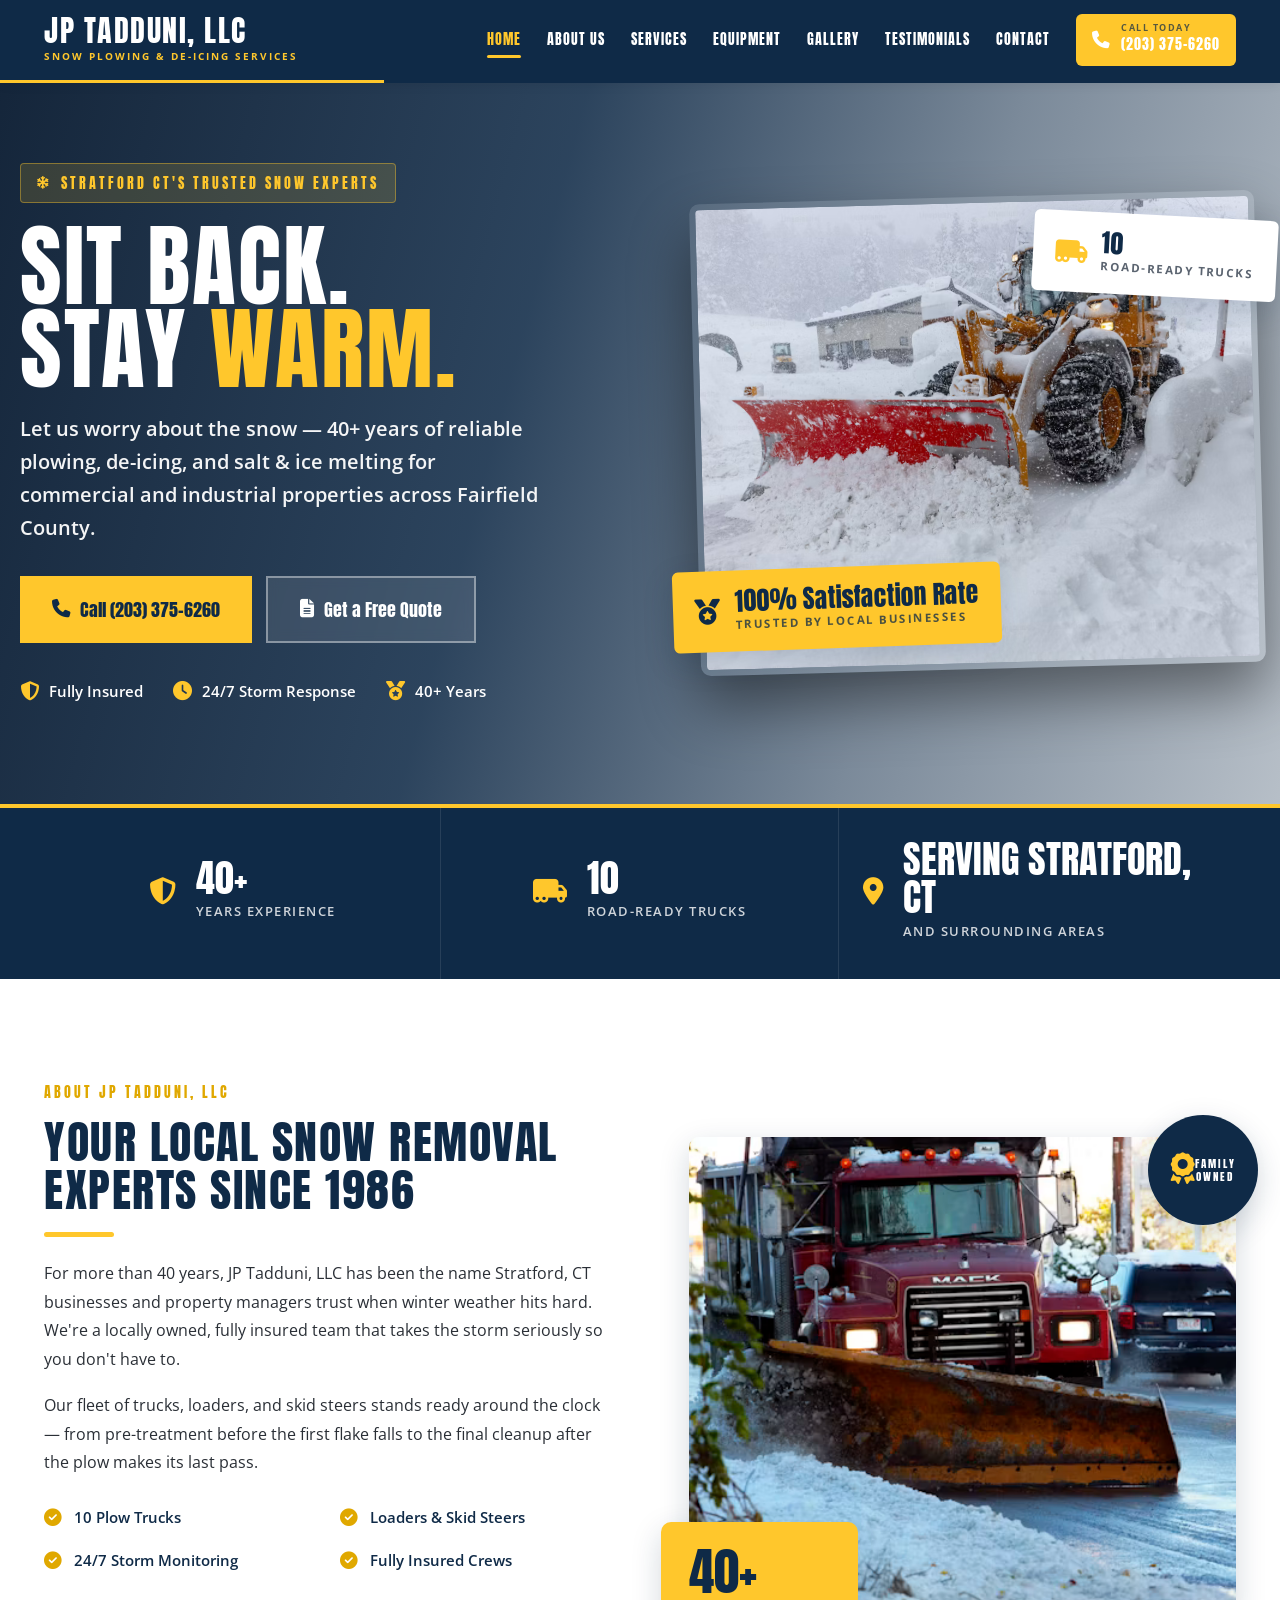
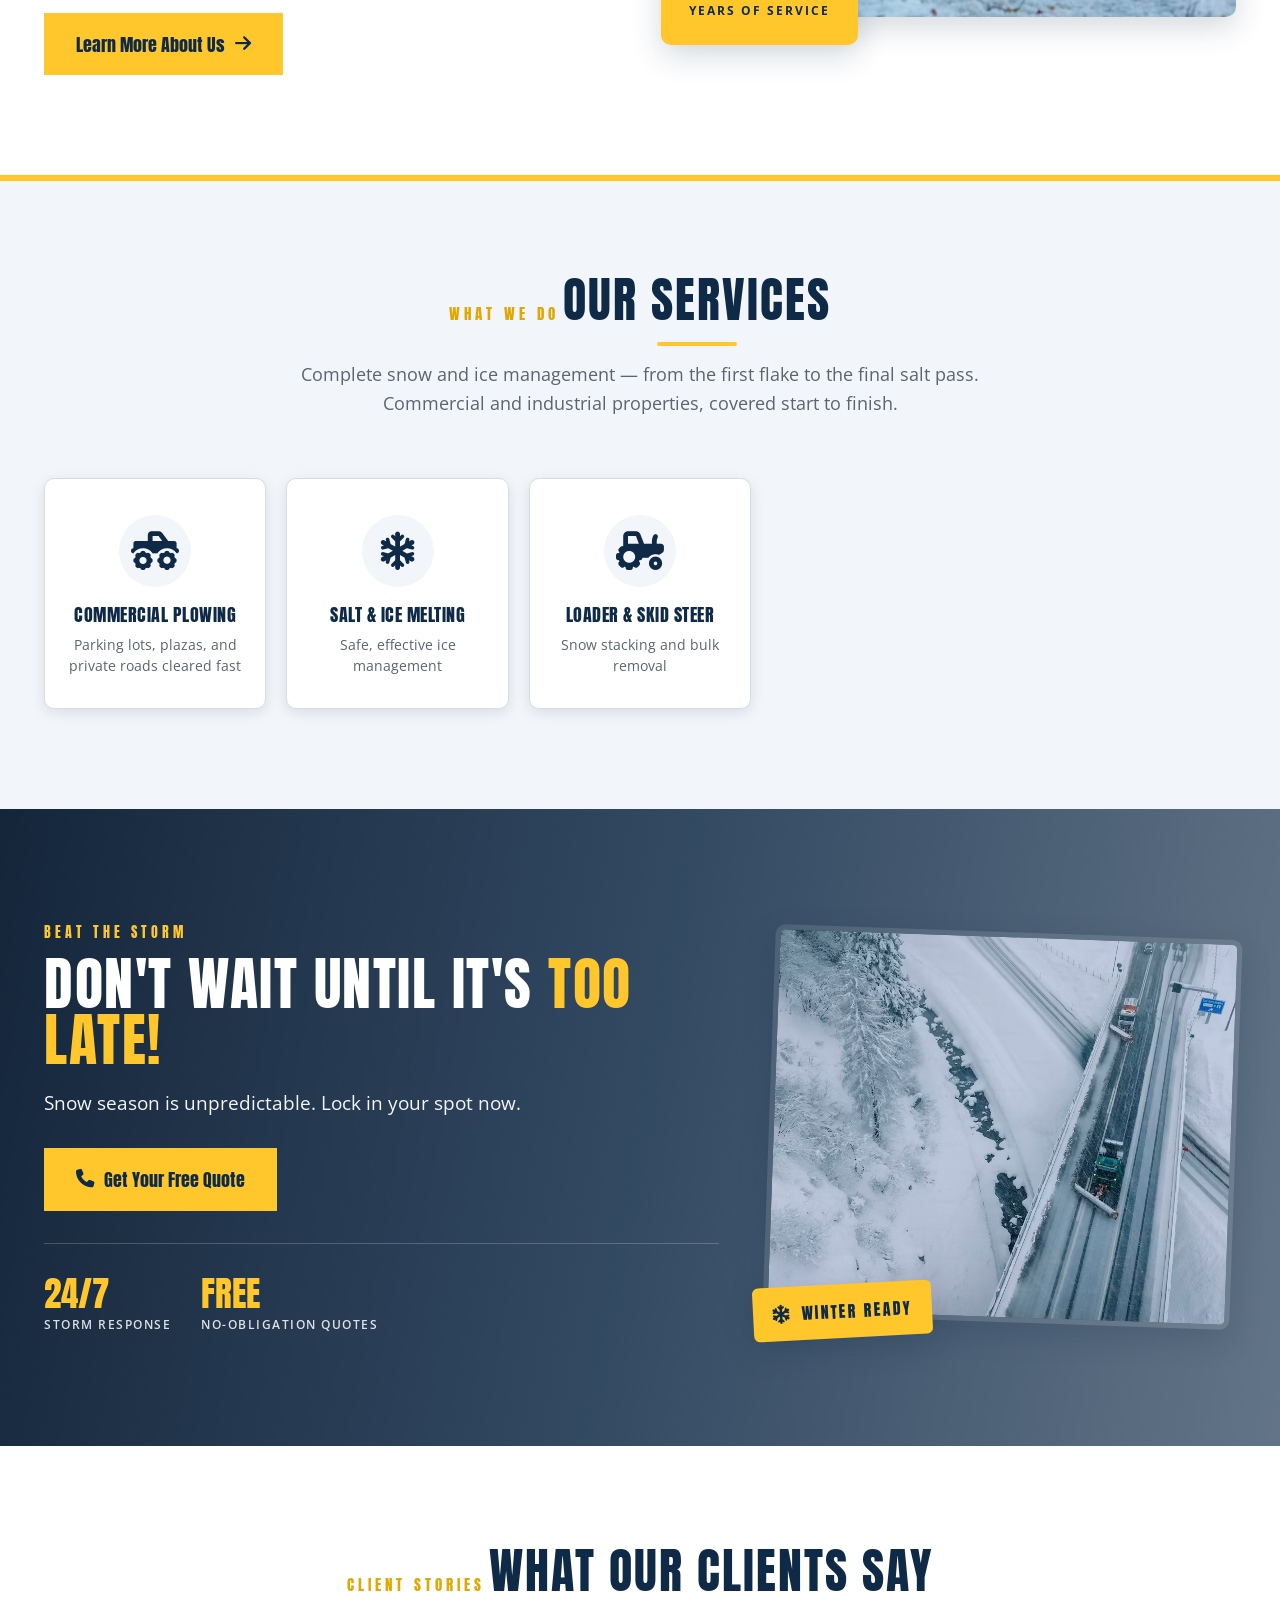
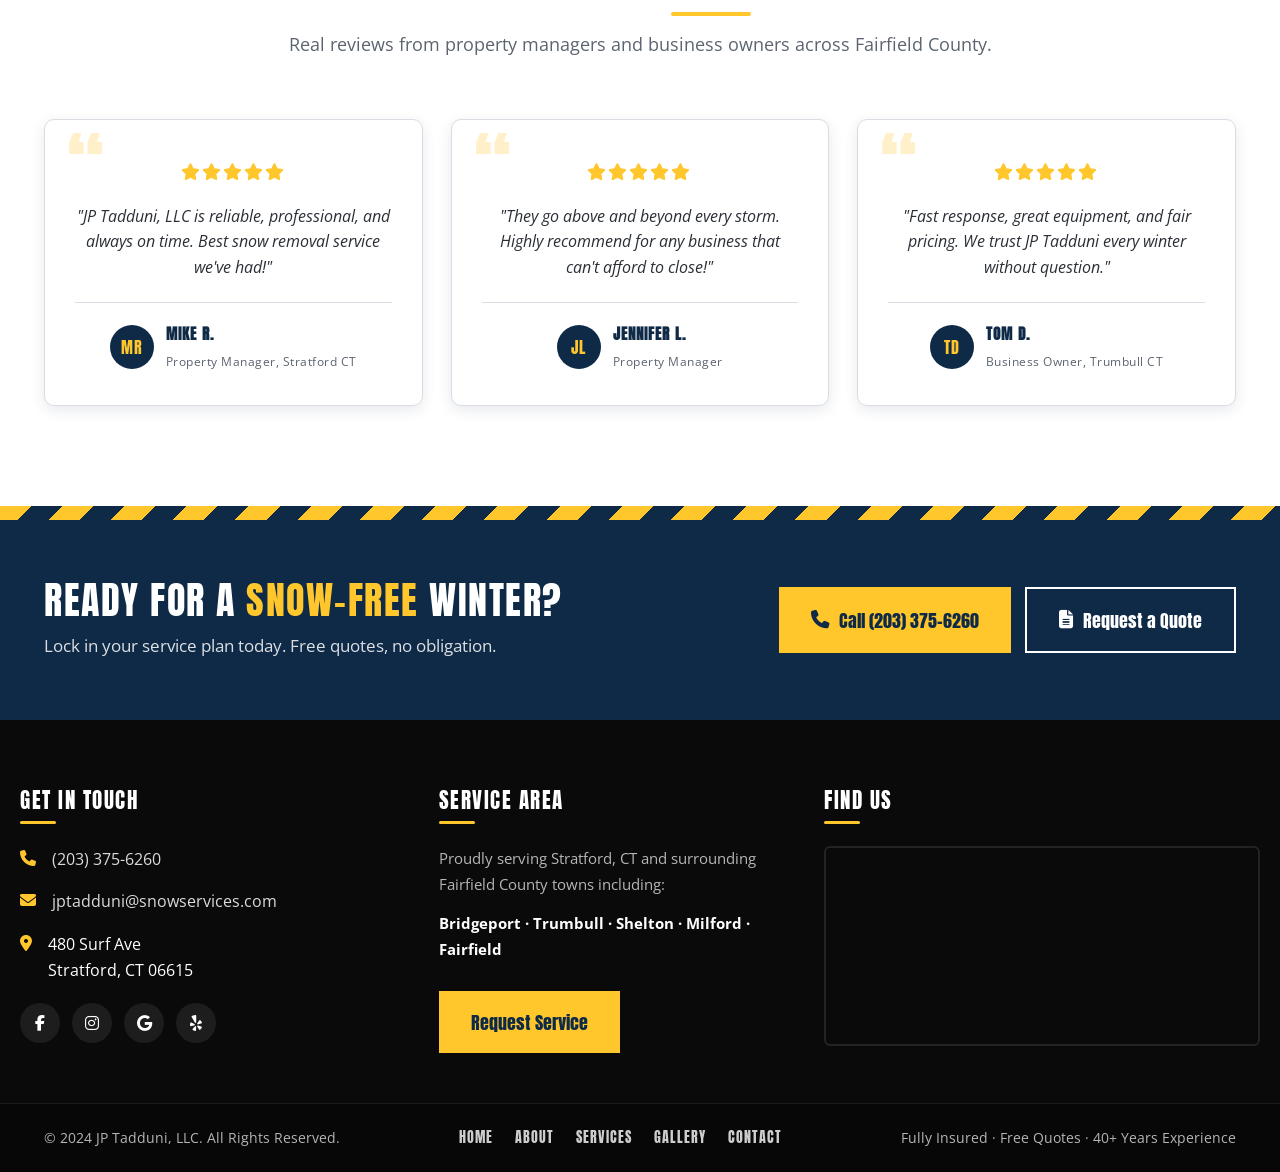
<file: index.html>
<!DOCTYPE html>
<html lang="en">
<head>
  <meta charset="UTF-8" />
  <meta name="viewport" content="width=device-width, initial-scale=1.0" />
  <title>JP Tadduni, LLC | Snow Plowing & De-Icing Services | Stratford, CT</title>
  <meta name="description" content="JP Tadduni, LLC provides professional commercial and industrial snow plowing, salt & ice melting, and de-icing services in Stratford, CT and surrounding areas. Over 30 years experience." />

  <link rel="preconnect" href="https://fonts.googleapis.com" />
  <link rel="preconnect" href="https://fonts.gstatic.com" crossorigin />
  <link href="https://fonts.googleapis.com/css2?family=Anton&family=Bebas+Neue&family=Open+Sans:wght@400;600;700&family=Roboto:wght@400;500;700&display=swap" rel="stylesheet" />
  <link rel="stylesheet" href="https://cdnjs.cloudflare.com/ajax/libs/font-awesome/6.4.0/css/all.min.css" />
  <link rel="stylesheet" href="css/style.css" />
  <style>
    .service-icon svg { width: 55px; height: 55px; fill: var(--navy); }
  </style>
</head>
<body>

  <!-- Header -->
  <header class="header">
    <div class="container header-inner">
      <a href="index.html" class="logo">
        <span class="logo-name">JP TADDUNI, LLC</span>
        <span class="logo-tagline">Snow Plowing & De-Icing Services</span>
      </a>

      <nav class="nav-desktop">
        <a href="index.html">Home</a>
        <a href="about.html">About Us</a>
        <a href="services.html">Services</a>
        <a href="equipment.html">Equipment</a>
        <a href="gallery.html">Gallery</a>
        <a href="testimonials.html">Testimonials</a>
        <a href="contact.html">Contact</a>
        <a href="tel:2033756260" class="nav-cta">
          <i class="fas fa-phone"></i>
          <div>
            <small>Call Today</small>
            <span>(203) 375-6260</span>
          </div>
        </a>
      </nav>

      <button class="mobile-menu-btn" aria-label="Toggle menu">
        <i class="fas fa-bars"></i>
      </button>
    </div>

    <nav class="mobile-nav">
      <a href="index.html">Home</a>
      <a href="about.html">About Us</a>
      <a href="services.html">Services</a>
      <a href="equipment.html">Equipment</a>
      <a href="gallery.html">Gallery</a>
      <a href="testimonials.html">Testimonials</a>
      <a href="contact.html">Contact</a>
      <a href="tel:2033756260" class="nav-cta">
        <i class="fas fa-phone"></i>
        <div>
          <small>Call Today</small>
          <span>(203) 375-6260</span>
        </div>
      </a>
    </nav>
  </header>

  <!-- Hero -->
  <section class="hero">
    <div class="container hero-inner">
      <div class="hero-content">
        <span class="hero-eyebrow"><i class="fas fa-snowflake"></i> Stratford CT's Trusted Snow Experts</span>
        <h1>SIT BACK.<br>STAY <span class="accent">WARM.</span></h1>
        <p class="lead">Let us worry about the snow — 40+ years of reliable plowing, de-icing, and salt & ice melting for commercial and industrial properties across Fairfield County.</p>
        <div class="hero-actions">
          <a href="tel:2033756260" class="btn btn-primary">
            <i class="fas fa-phone"></i>
            Call (203) 375-6260
          </a>
          <a href="contact.html" class="btn btn-secondary">
            <i class="fas fa-file-lines"></i>
            Get a Free Quote
          </a>
        </div>
        <div class="hero-badges">
          <div class="hero-badge"><i class="fas fa-shield-halved"></i> Fully Insured</div>
          <div class="hero-badge"><i class="fas fa-clock"></i> 24/7 Storm Response</div>
          <div class="hero-badge"><i class="fas fa-medal"></i> 40+ Years</div>
        </div>
      </div>
      <div class="hero-image">
        <div class="hero-image-main">
          <img
            src="assets/images/snow%20deck%20clearing%20hero%20image.png"
            srcset="assets/images/snow%20deck%20clearing%20hero%20image.png 1x"
            alt="Snow deck clearing in action"
            loading="eager" />
        </div>
        <div class="hero-floating-card top">
          <i class="fas fa-truck-moving"></i>
          <div>
            <div class="num">10</div>
            <div class="label">Road-Ready Trucks</div>
          </div>
        </div>
        <div class="hero-floating-card bottom">
          <i class="fas fa-medal"></i>
          <div>
            <div class="num">100% Satisfaction Rate</div>
            <div class="label">Trusted by Local Businesses</div>
          </div>
        </div>
      </div>
    </div>
  </section>

  <!-- Stats Bar -->
  <section class="stats-bar">
    <div class="container stats-grid">
      <div class="stat-item">
        <i class="fas fa-shield-alt stat-icon"></i>
        <div class="stat-text">
          <span class="stat-number">40+</span>
          <span class="stat-label">Years Experience</span>
        </div>
      </div>
      <div class="stat-item">
        <i class="fas fa-truck-moving stat-icon"></i>
        <div class="stat-text">
          <span class="stat-number">10</span>
          <span class="stat-label">Road-Ready Trucks</span>
        </div>
      </div>
      <div class="stat-item">
        <i class="fas fa-map-marker-alt stat-icon"></i>
        <div class="stat-text">
          <span class="stat-number">SERVING STRATFORD, CT</span>
          <span class="stat-label">And Surrounding Areas</span>
        </div>
      </div>
    </div>
  </section>

  <!-- About -->
  <section class="about">
    <div class="container about-inner">
      <div class="about-content">
        <span class="eyebrow">About JP Tadduni, LLC</span>
        <h2>YOUR LOCAL SNOW REMOVAL EXPERTS SINCE 1986</h2>
        <p>For more than 40 years, JP Tadduni, LLC has been the name Stratford, CT businesses and property managers trust when winter weather hits hard. We're a locally owned, fully insured team that takes the storm seriously so you don't have to.</p>
        <p>Our fleet of trucks, loaders, and skid steers stands ready around the clock — from pre-treatment before the first flake falls to the final cleanup after the plow makes its last pass.</p>
        <div class="about-features">
          <div class="about-feature">
            <i class="fas fa-check-circle"></i>
            <span>10 Plow Trucks</span>
          </div>
          <div class="about-feature">
            <i class="fas fa-check-circle"></i>
            <span>Loaders & Skid Steers</span>
          </div>
          <div class="about-feature">
            <i class="fas fa-check-circle"></i>
            <span>24/7 Storm Monitoring</span>
          </div>
          <div class="about-feature">
            <i class="fas fa-check-circle"></i>
            <span>Fully Insured Crews</span>
          </div>
        </div>
        <a href="about.html" class="btn btn-primary">Learn More About Us <i class="fas fa-arrow-right"></i></a>
      </div>
      <div class="about-image">
        <div class="about-image-accent">
          <i class="fas fa-award"></i>
          <span>Family<br>Owned</span>
        </div>
        <div class="about-image-main">
          <img
            src="assets/images/about%20us%20image.png"
            srcset="assets/images/about%20us%20image.png 1x"
            alt="Snow clearing equipment on a commercial lot"
            loading="lazy" />
        </div>
        <div class="about-image-badge">
          <span class="num">40+</span>
          <span class="lbl">Years of Service</span>
        </div>
      </div>
    </div>
  </section>

  <!-- Services -->
  <section class="services">
    <div class="container">
      <div class="section-header">
        <span class="eyebrow">What We Do</span>
        <h2>Our Services</h2>
        <p>Complete snow and ice management — from the first flake to the final salt pass. Commercial and industrial properties, covered start to finish.</p>
      </div>

      <div class="services-grid">
        <div class="service-card">
          <div class="service-icon">
            <i class="fas fa-truck-monster"></i>
          </div>
          <h3>Commercial Plowing</h3>
          <p>Parking lots, plazas, and private roads cleared fast</p>
        </div>

        <div class="service-card">
          <div class="service-icon">
            <i class="fas fa-snowflake"></i>
          </div>
          <h3>Salt &amp; Ice Melting</h3>
          <p>Safe, effective ice management</p>
        </div>

        <div class="service-card">
          <div class="service-icon">
            <i class="fas fa-tractor"></i>
          </div>
          <h3>Loader &amp; Skid Steer</h3>
          <p>Snow stacking and bulk removal</p>
        </div>  
      </div>
    </div>
  </section>

  <!-- CTA Banner -->
  <section class="cta-banner">
    <div class="container cta-inner">
      <div class="cta-content">
        <span class="eyebrow">Beat The Storm</span>
        <h2>DON'T WAIT UNTIL IT'S <span class="accent">TOO LATE!</span></h2>
        <p>Snow season is unpredictable. Lock in your spot now.</p>
        <a href="tel:2033756260" class="btn btn-primary">
          <i class="fas fa-phone"></i>
          Get Your Free Quote
        </a>
        <div class="cta-stats">
          <div class="cta-stat">
            <div class="num">24/7</div>
            <span class="lbl">Storm Response</span>
          </div>
          <div class="cta-stat">
            <div class="num">FREE</div>
            <span class="lbl">No-Obligation Quotes</span>
          </div>
        </div>
      </div>
      <div class="cta-image">
        <div class="cta-image-main">
          <img
            src="assets/images/multiple%20trucks%20snow%20highway.png"
            srcset="assets/images/multiple%20trucks%20snow%20highway.png 1x"
            alt="Fleet of snow plow trucks on a snowy road"
            loading="lazy" />
        </div>
        <div class="cta-image-tag">
          <i class="fas fa-snowflake"></i>
          Winter Ready
        </div>
      </div>
    </div>
  </section>

  <!-- Testimonials -->
  <section class="testimonials">
    <div class="container">
      <div class="section-header">
        <span class="eyebrow">Client Stories</span>
        <h2>What Our Clients Say</h2>
        <p>Real reviews from property managers and business owners across Fairfield County.</p>
      </div>

      <div class="testimonials-grid">
        <div class="testimonial-card">
          <div class="stars">
            <i class="fas fa-star"></i><i class="fas fa-star"></i><i class="fas fa-star"></i><i class="fas fa-star"></i><i class="fas fa-star"></i>
          </div>
          <p>"JP Tadduni, LLC is reliable, professional, and always on time. Best snow removal service we've had!"</p>
          <div class="testimonial-author">
            <div class="author-avatar">MR</div>
            <div class="author-info">
              <span class="name">Mike R.</span>
              <span class="role">Property Manager, Stratford CT</span>
            </div>
          </div>
        </div>

        <div class="testimonial-card">
          <div class="stars">
            <i class="fas fa-star"></i><i class="fas fa-star"></i><i class="fas fa-star"></i><i class="fas fa-star"></i><i class="fas fa-star"></i>
          </div>
          <p>"They go above and beyond every storm. Highly recommend for any business that can't afford to close!"</p>
          <div class="testimonial-author">
            <div class="author-avatar">JL</div>
            <div class="author-info">
              <span class="name">Jennifer L.</span>
              <span class="role">Property Manager</span>
            </div>
          </div>
        </div>

        <div class="testimonial-card">
          <div class="stars">
            <i class="fas fa-star"></i><i class="fas fa-star"></i><i class="fas fa-star"></i><i class="fas fa-star"></i><i class="fas fa-star"></i>
          </div>
          <p>"Fast response, great equipment, and fair pricing. We trust JP Tadduni every winter without question."</p>
          <div class="testimonial-author">
            <div class="author-avatar">TD</div>
            <div class="author-info">
              <span class="name">Tom D.</span>
              <span class="role">Business Owner, Trumbull CT</span>
            </div>
          </div>
        </div>
      </div>
    </div>
  </section>

  <!-- Footer -->
  <footer class="footer">
    <div class="footer-cta">
      <div class="container footer-cta-inner">
        <div>
          <h3>READY FOR A <span class="accent">SNOW-FREE</span> WINTER?</h3>
          <p>Lock in your service plan today. Free quotes, no obligation.</p>
        </div>
        <div class="footer-cta-actions">
          <a href="tel:2033756260" class="btn btn-primary"><i class="fas fa-phone"></i> Call (203) 375-6260</a>
          <a href="contact.html" class="btn btn-secondary"><i class="fas fa-file-lines"></i> Request a Quote</a>
        </div>
      </div>
    </div>

    <div class="container footer-main">
      <div class="footer-column">
        <h4>Get In Touch</h4>
        <div class="contact-item">
          <i class="fas fa-phone"></i>
          <div><a href="tel:2033756260">(203) 375-6260</a></div>
        </div>
        <div class="contact-item">
          <i class="fas fa-envelope"></i>
          <div><a href="mailto:jptadduni@snowservices.com">jptadduni@snowservices.com</a></div>
        </div>
        <div class="contact-item">
          <i class="fas fa-map-marker-alt"></i>
          <div>480 Surf Ave<br>Stratford, CT 06615</div>
        </div>
        <div class="footer-social">
          <a href="#" aria-label="Facebook"><i class="fab fa-facebook-f"></i></a>
          <a href="#" aria-label="Instagram"><i class="fab fa-instagram"></i></a>
          <a href="#" aria-label="Google"><i class="fab fa-google"></i></a>
          <a href="#" aria-label="Yelp"><i class="fab fa-yelp"></i></a>
        </div>
      </div>

      <div class="footer-column">
        <h4>Service Area</h4>
        <p>Proudly serving Stratford, CT and surrounding Fairfield County towns including:</p>
        <p><strong style="color: var(--white);">Bridgeport · Trumbull · Shelton · Milford · Fairfield</strong></p>
        <a href="contact.html" class="btn btn-primary">Request Service</a>
      </div>

      <div class="footer-column">
        <h4>Find Us</h4>
        <div class="footer-map">
          <iframe src="https://www.google.com/maps/embed?pb=!1m18!1m12!1m3!1d3021.8571065055994!2d-73.13359568459418!3d41.20094657928213!2m3!1f0!2f0!3f0!3m2!1i1024!2i768!4f13.1!3m3!1m2!1s0x89e80f8b8b8b8b8b%3A0x8b8b8b8b8b8b8b8b!2sStratford%2C%20CT!5e0!3m2!1sen!2sus!4v1234567890" loading="lazy" title="JP Tadduni Service Area Map"></iframe>
        </div>
      </div>
    </div>

    <div class="footer-bottom">
      <div class="container footer-bottom-inner">
        <div>© 2024 JP Tadduni, LLC. All Rights Reserved.</div>
        <div class="footer-links">
          <a href="index.html">Home</a>
          <a href="about.html">About</a>
          <a href="services.html">Services</a>
          <a href="gallery.html">Gallery</a>
          <a href="contact.html">Contact</a>
        </div>
        <div>Fully Insured · Free Quotes · 40+ Years Experience</div>
      </div>
    </div>
  </footer>

  <a href="tel:2033756260" class="sticky-call">
    <i class="fas fa-phone"></i> CALL NOW (203) 375-6260
  </a>

  <script src="js/main.js"></script>
</body>
</html>
</file>
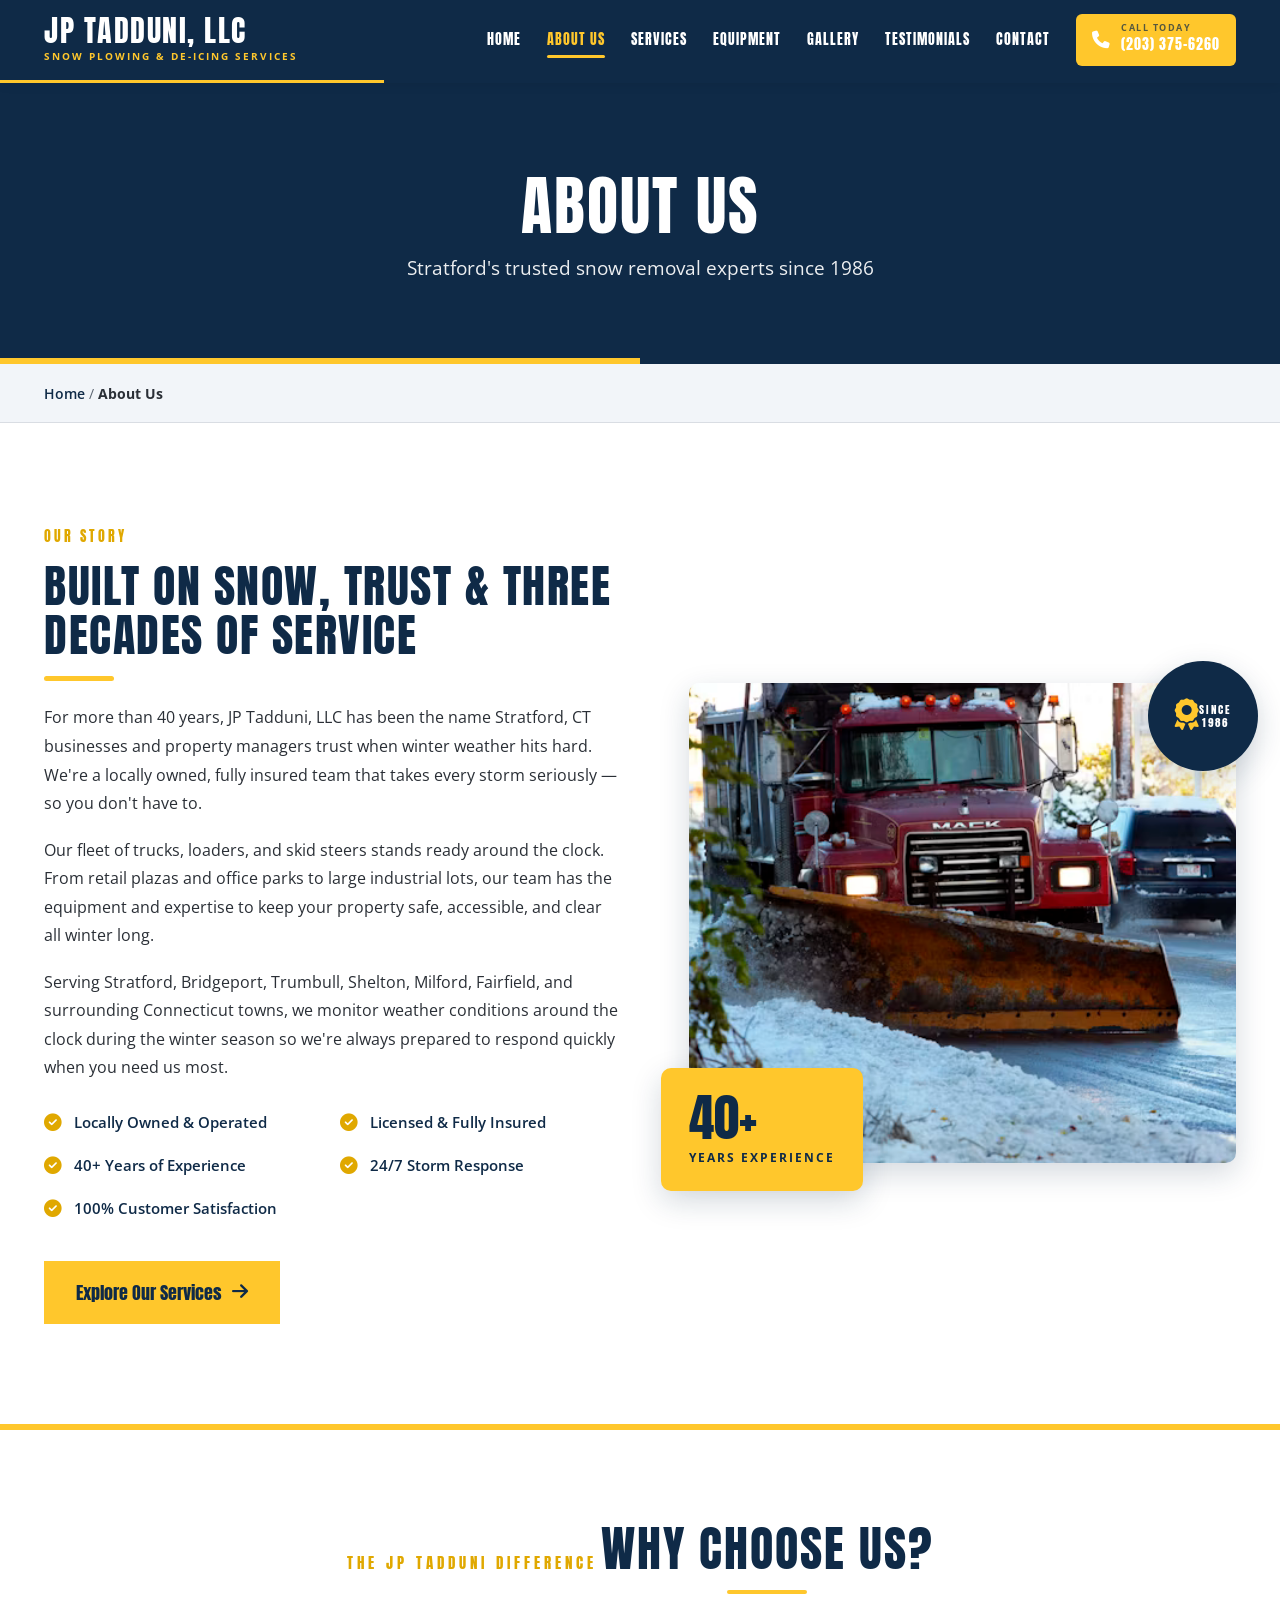
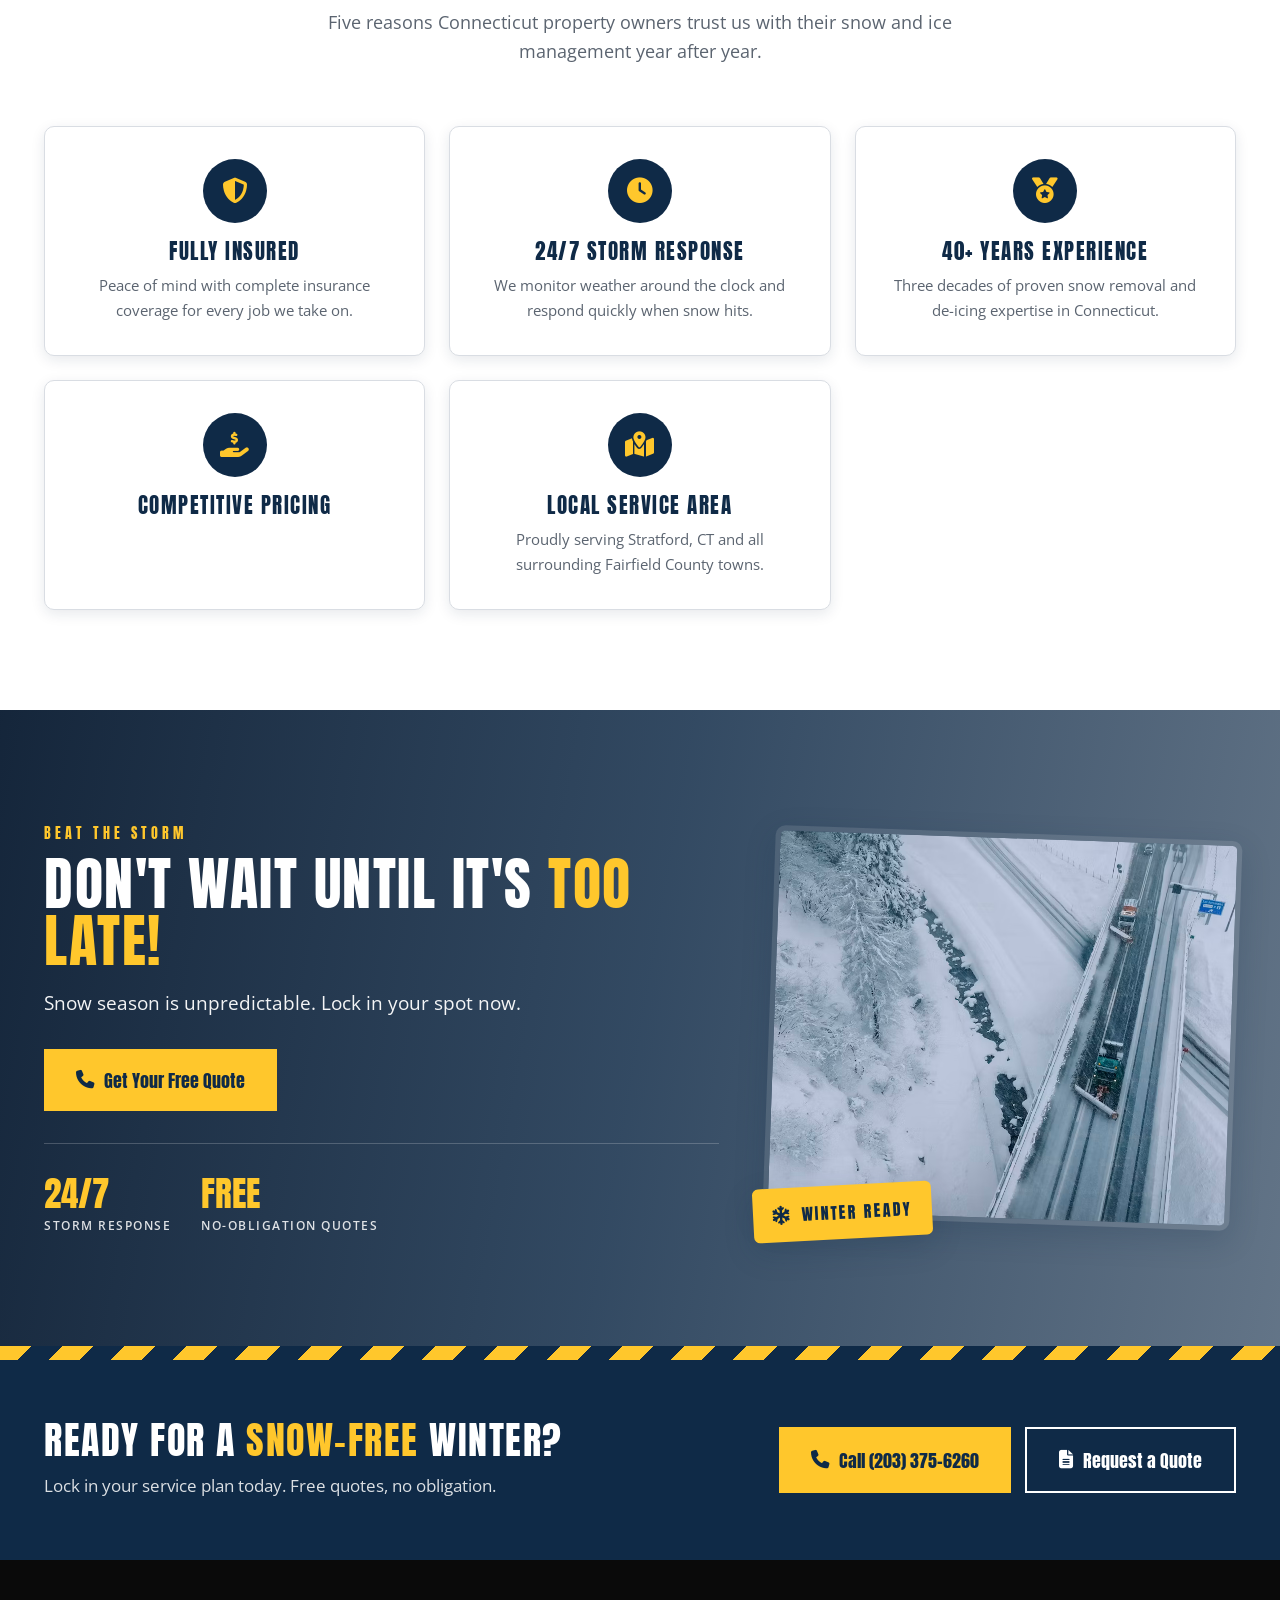
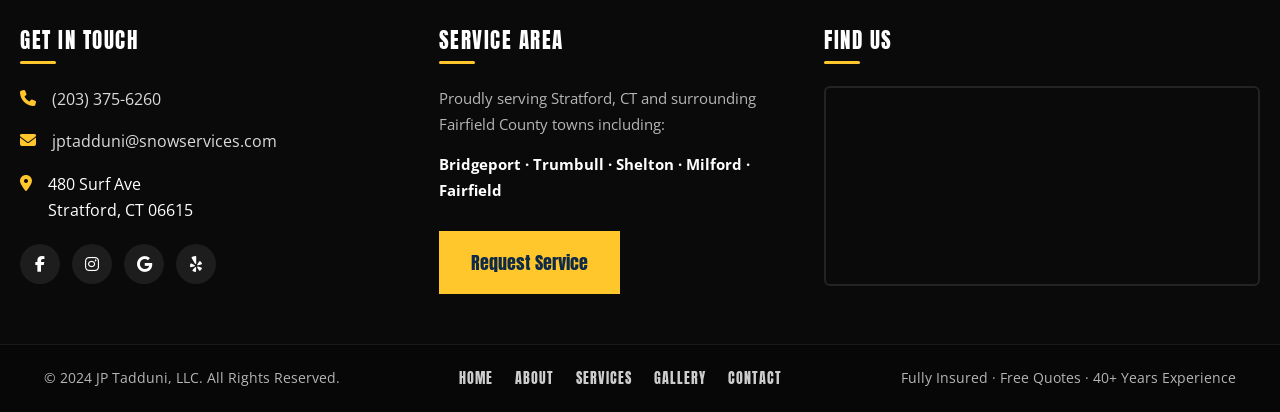
<file: about.html>
<!DOCTYPE html>
<html lang="en">
<head>
  <meta charset="UTF-8" />
  <meta name="viewport" content="width=device-width, initial-scale=1.0" />
  <title>About Us | JP Tadduni, LLC Snow Plowing & De-Icing Services</title>
  <meta name="description" content="Learn about JP Tadduni, LLC — over 30 years of snow plowing and de-icing experience serving Stratford, CT and surrounding areas." />

  <link rel="preconnect" href="https://fonts.googleapis.com" />
  <link rel="preconnect" href="https://fonts.gstatic.com" crossorigin />
  <link href="https://fonts.googleapis.com/css2?family=Anton&family=Bebas+Neue&family=Open+Sans:wght@400;600;700&family=Roboto:wght@400;500;700&display=swap" rel="stylesheet" />
  <link rel="stylesheet" href="https://cdnjs.cloudflare.com/ajax/libs/font-awesome/6.4.0/css/all.min.css" />
  <link rel="stylesheet" href="css/style.css" />
</head>
<body>

  <!-- Header -->
  <header class="header">
    <div class="container header-inner">
      <a href="index.html" class="logo">
        <span class="logo-name">JP TADDUNI, LLC</span>
        <span class="logo-tagline">Snow Plowing & De-Icing Services</span>
      </a>

      <nav class="nav-desktop">
        <a href="index.html">Home</a>
        <a href="about.html">About Us</a>
        <a href="services.html">Services</a>
        <a href="equipment.html">Equipment</a>
        <a href="gallery.html">Gallery</a>
        <a href="testimonials.html">Testimonials</a>
        <a href="contact.html">Contact</a>
        <a href="tel:2033756260" class="nav-cta">
          <i class="fas fa-phone"></i>
          <div>
            <small>Call Today</small>
            <span>(203) 375-6260</span>
          </div>
        </a>
      </nav>

      <button class="mobile-menu-btn" aria-label="Toggle menu">
        <i class="fas fa-bars"></i>
      </button>
    </div>

    <nav class="mobile-nav">
      <a href="index.html">Home</a>
      <a href="about.html">About Us</a>
      <a href="services.html">Services</a>
      <a href="equipment.html">Equipment</a>
      <a href="gallery.html">Gallery</a>
      <a href="testimonials.html">Testimonials</a>
      <a href="contact.html">Contact</a>
      <a href="tel:2033756260" class="nav-cta">
        <i class="fas fa-phone"></i>
        <div>
          <small>Call Today</small>
          <span>(203) 375-6260</span>
        </div>
      </a>
    </nav>
  </header>

  <!-- Page Header -->
  <section class="page-header">
    <div class="container">
      <h1>About Us</h1>
      <p>Stratford's trusted snow removal experts since 1986</p>
    </div>
  </section>

  <!-- Breadcrumbs -->
  <div class="breadcrumbs">
    <div class="container">
      <span><a href="index.html">Home</a> / <span class="current">About Us</span></span>
    </div>
  </div>

  <!-- About Content -->
  <section class="about">
    <div class="container about-inner">
      <div class="about-content">
        <span class="eyebrow">Our Story</span>
        <h2>BUILT ON SNOW, TRUST &amp; THREE DECADES OF SERVICE</h2>
        <p>For more than 40 years, JP Tadduni, LLC has been the name Stratford, CT businesses and property managers trust when winter weather hits hard. We're a locally owned, fully insured team that takes every storm seriously — so you don't have to.</p>
        <p>Our fleet of trucks, loaders, and skid steers stands ready around the clock. From retail plazas and office parks to large industrial lots, our team has the equipment and expertise to keep your property safe, accessible, and clear all winter long.</p>
        <p>Serving Stratford, Bridgeport, Trumbull, Shelton, Milford, Fairfield, and surrounding Connecticut towns, we monitor weather conditions around the clock during the winter season so we're always prepared to respond quickly when you need us most.</p>
        <div class="about-features">
          <div class="about-feature"><i class="fas fa-check-circle"></i><span>Locally Owned & Operated</span></div>
          <div class="about-feature"><i class="fas fa-check-circle"></i><span>Licensed & Fully Insured</span></div>
          <div class="about-feature"><i class="fas fa-check-circle"></i><span>40+ Years of Experience</span></div>
          <div class="about-feature"><i class="fas fa-check-circle"></i><span>24/7 Storm Response</span></div>
          <div class="about-feature"><i class="fas fa-check-circle"></i><span>100% Customer Satisfaction</span></div> 

        </div>
        <a href="services.html" class="btn btn-primary">Explore Our Services <i class="fas fa-arrow-right"></i></a>
      </div>
      <div class="about-image">
        <div class="about-image-accent">
          <i class="fas fa-award"></i>
          <span>Since<br>1986</span>
        </div>
        <div class="about-image-main">
          <img src="assets/images/about%20us%20image.png" alt="JP Tadduni team clearing snow in Connecticut" />
        </div>
        <div class="about-image-badge">
          <span class="num">40+</span>
          <span class="lbl">Years Experience</span>
        </div>
      </div>
    </div>
  </section>

  <!-- Values -->
  <section class="services" style="background: var(--white);">
    <div class="container">
      <div class="section-header">
        <span class="eyebrow">The JP Tadduni Difference</span>
        <h2>Why Choose Us?</h2>
        <p>Five reasons Connecticut property owners trust us with their snow and ice management year after year.</p>
      </div>

      <div class="values-grid">
        <div class="value-card">
          <div class="icon-wrap"><i class="fas fa-shield-alt"></i></div>
          <h3>Fully Insured</h3>
          <p>Peace of mind with complete insurance coverage for every job we take on.</p>
        </div>
        <div class="value-card">
          <div class="icon-wrap"><i class="fas fa-clock"></i></div>
          <h3>24/7 Storm Response</h3>
          <p>We monitor weather around the clock and respond quickly when snow hits.</p>
        </div>
        <div class="value-card">
          <div class="icon-wrap"><i class="fas fa-medal"></i></div>
          <h3>40+ Years Experience</h3>
          <p>Three decades of proven snow removal and de-icing expertise in Connecticut.</p>
        </div>
        <div class="value-card">
          <div class="icon-wrap"><i class="fas fa-hand-holding-usd"></i></div>
          <h3>Competitive Pricing</h3>
          
        </div>
        <div class="value-card">
          <div class="icon-wrap"><i class="fas fa-map-marked-alt"></i></div>
          <h3>Local Service Area</h3>
          <p>Proudly serving Stratford, CT and all surrounding Fairfield County towns.</p>
        </div>
      </div>
    </div>
  </section>

  <!-- CTA Banner -->
  <section class="cta-banner">
    <div class="container cta-inner">
      <div class="cta-content">
        <span class="eyebrow">Beat The Storm</span>
        <h2>DON'T WAIT UNTIL IT'S <span class="accent">TOO LATE!</span></h2>
        <p>Snow season is unpredictable. Lock in your spot now.</p>
        <a href="tel:2033756260" class="btn btn-primary">
          <i class="fas fa-phone"></i>
          Get Your Free Quote
        </a>
        <div class="cta-stats">
          <div class="cta-stat">
            <div class="num">24/7</div>
            <span class="lbl">Storm Response</span>
          </div>
          <div class="cta-stat">
            <div class="num">FREE</div>
            <span class="lbl">No-Obligation Quotes</span>
          </div>
        </div>
      </div>
      <div class="cta-image">
        <div class="cta-image-main">
          <img src="assets/images/multiple%20trucks%20snow%20highway.png" alt="Fleet of snow plow trucks" />
        </div>
        <div class="cta-image-tag">
          <i class="fas fa-snowflake"></i>
          Winter Ready
        </div>
      </div>
    </div>
  </section>

  <!-- Footer -->
  <footer class="footer">
    <div class="footer-cta">
      <div class="container footer-cta-inner">
        <div>
          <h3>READY FOR A <span class="accent">SNOW-FREE</span> WINTER?</h3>
          <p>Lock in your service plan today. Free quotes, no obligation.</p>
        </div>
        <div class="footer-cta-actions">
          <a href="tel:2033756260" class="btn btn-primary"><i class="fas fa-phone"></i> Call (203) 375-6260</a>
          <a href="contact.html" class="btn btn-secondary"><i class="fas fa-file-lines"></i> Request a Quote</a>
        </div>
      </div>
    </div>

    <div class="container footer-main">
      <div class="footer-column">
        <h4>Get In Touch</h4>
        <div class="contact-item">
          <i class="fas fa-phone"></i>
          <div><a href="tel:2033756260">(203) 375-6260</a></div>
        </div>
        <div class="contact-item">
          <i class="fas fa-envelope"></i>
          <div><a href="mailto:jptadduni@snowservices.com">jptadduni@snowservices.com</a></div>
        </div>
        <div class="contact-item">
          <i class="fas fa-map-marker-alt"></i>
          <div>480 Surf Ave<br>Stratford, CT 06615</div>
        </div>
        <div class="footer-social">
          <a href="#" aria-label="Facebook"><i class="fab fa-facebook-f"></i></a>
          <a href="#" aria-label="Instagram"><i class="fab fa-instagram"></i></a>
          <a href="#" aria-label="Google"><i class="fab fa-google"></i></a>
          <a href="#" aria-label="Yelp"><i class="fab fa-yelp"></i></a>
        </div>
      </div>

      <div class="footer-column">
        <h4>Service Area</h4>
        <p>Proudly serving Stratford, CT and surrounding Fairfield County towns including:</p>
        <p><strong style="color: var(--white);">Bridgeport · Trumbull · Shelton · Milford · Fairfield</strong></p>
        <a href="contact.html" class="btn btn-primary">Request Service</a>
      </div>

      <div class="footer-column">
        <h4>Find Us</h4>
        <div class="footer-map">
          <iframe src="https://www.google.com/maps/embed?pb=!1m18!1m12!1m3!1d3021.8571065055994!2d-73.13359568459418!3d41.20094657928213!2m3!1f0!2f0!3f0!3m2!1i1024!2i768!4f13.1!3m3!1m2!1s0x89e80f8b8b8b8b8b%3A0x8b8b8b8b8b8b8b8b!2sStratford%2C%20CT!5e0!3m2!1sen!2sus!4v1234567890" loading="lazy" title="JP Tadduni Service Area Map"></iframe>
        </div>
      </div>
    </div>

    <div class="footer-bottom">
      <div class="container footer-bottom-inner">
        <div>&copy; 2024 JP Tadduni, LLC. All Rights Reserved.</div>
        <div class="footer-links">
          <a href="index.html">Home</a>
          <a href="about.html">About</a>
          <a href="services.html">Services</a>
          <a href="gallery.html">Gallery</a>
          <a href="contact.html">Contact</a>
        </div>
        <div>Fully Insured · Free Quotes · 40+ Years Experience</div>
      </div>
    </div>
  </footer>

  <a href="tel:2033756260" class="sticky-call">
    <i class="fas fa-phone"></i> CALL NOW (203) 375-6260
  </a>

  <script src="js/main.js"></script>
</body>
</html>
</file>
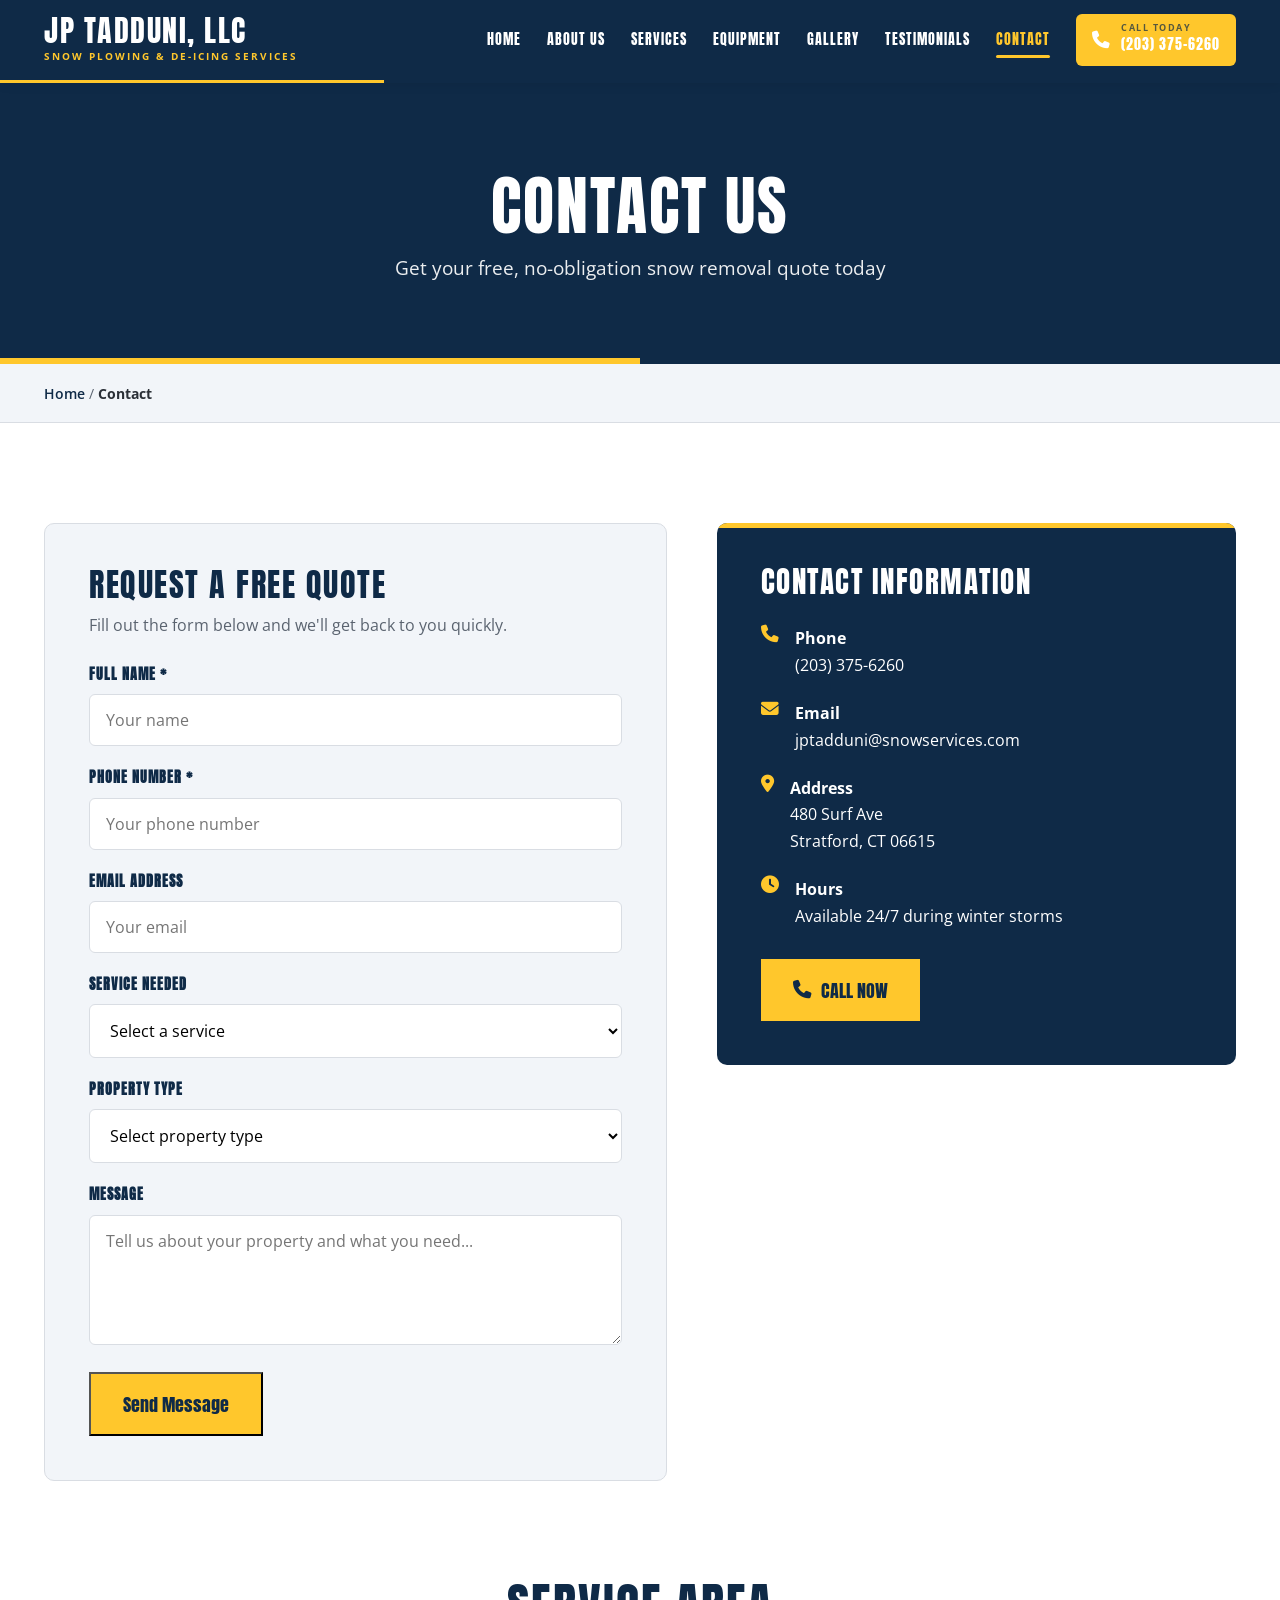
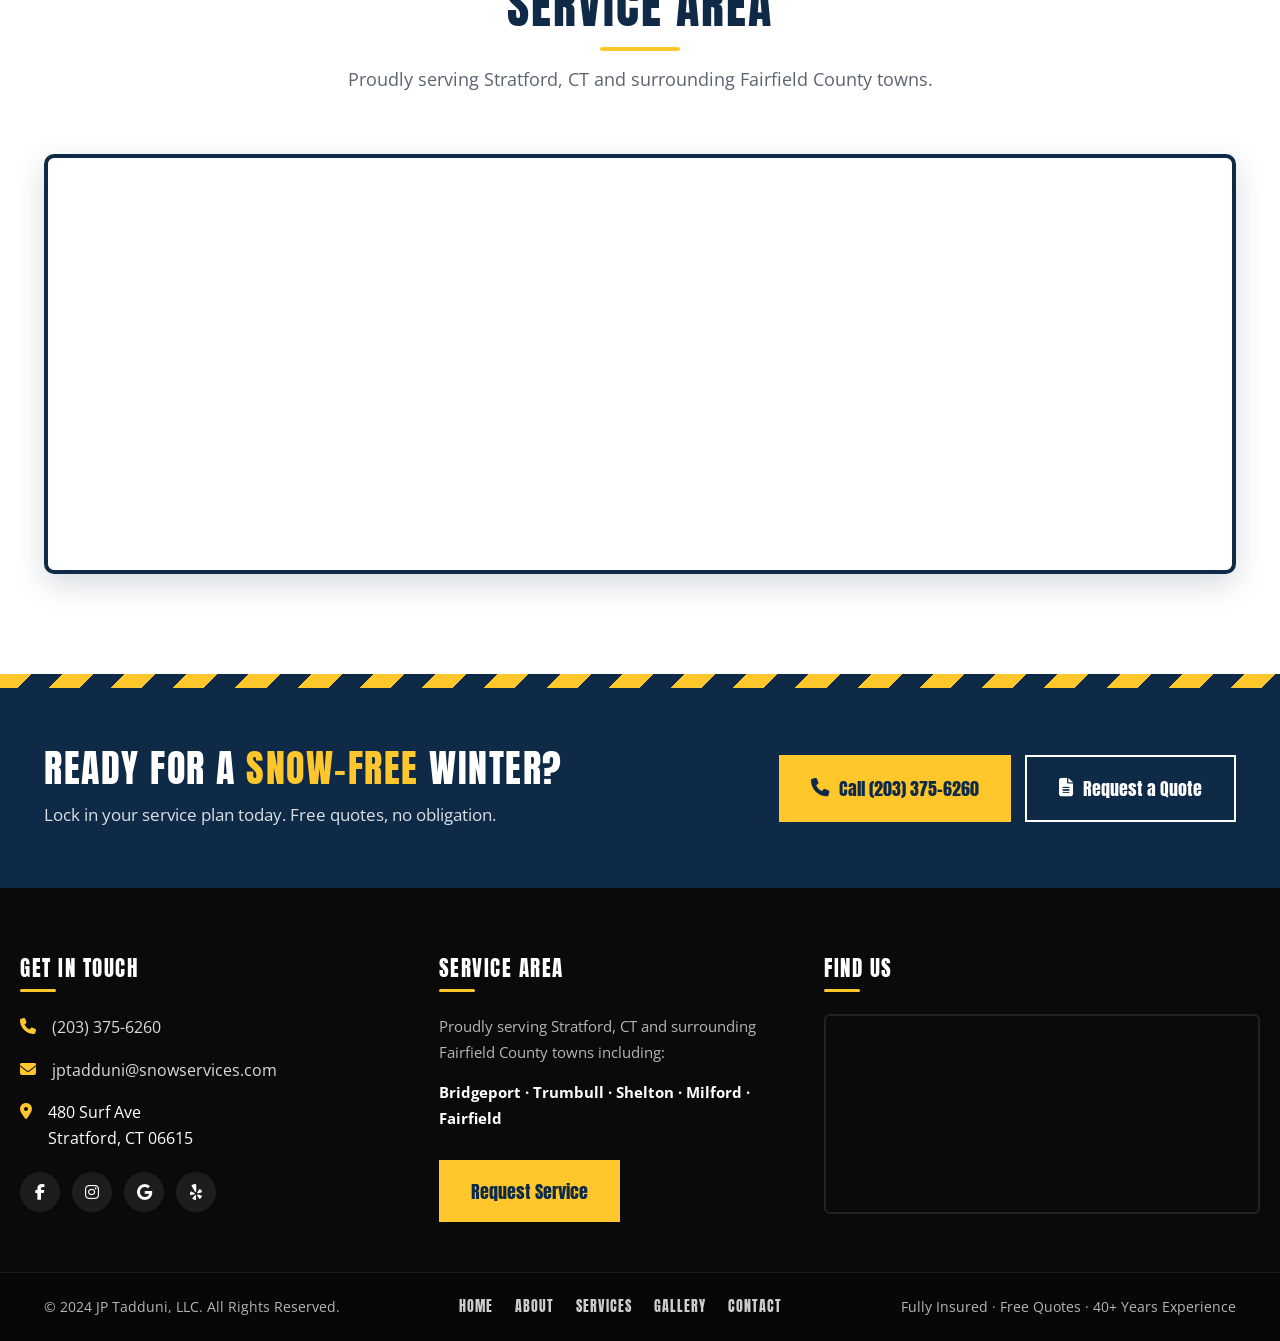
<file: contact.html>
<!DOCTYPE html>
<html lang="en">
<head>
  <meta charset="UTF-8" />
  <meta name="viewport" content="width=device-width, initial-scale=1.0" />
  <title>Contact Us | JP Tadduni, LLC Snow Plowing & De-Icing Services</title>
  <meta name="description" content="Contact JP Tadduni, LLC for a free commercial and industrial snow plowing and de-icing quote in Stratford, CT. Call (203) 375-6260." />

  <link rel="preconnect" href="https://fonts.googleapis.com" />
  <link rel="preconnect" href="https://fonts.gstatic.com" crossorigin />
  <link href="https://fonts.googleapis.com/css2?family=Anton&family=Bebas+Neue&family=Open+Sans:wght@400;600;700&family=Roboto:wght@400;500;700&display=swap" rel="stylesheet" />
  <link rel="stylesheet" href="https://cdnjs.cloudflare.com/ajax/libs/font-awesome/6.4.0/css/all.min.css" />
  <link rel="stylesheet" href="css/style.css" />
</head>
<body>

  <!-- Header -->
  <header class="header">
    <div class="container header-inner">
      <a href="index.html" class="logo">
        <span class="logo-name">JP TADDUNI, LLC</span>
        <span class="logo-tagline">Snow Plowing & De-Icing Services</span>
      </a>

      <nav class="nav-desktop">
        <a href="index.html">Home</a>
        <a href="about.html">About Us</a>
        <a href="services.html">Services</a>
        <a href="equipment.html">Equipment</a>
        <a href="gallery.html">Gallery</a>
        <a href="testimonials.html">Testimonials</a>
        <a href="contact.html">Contact</a>
        <a href="tel:2033756260" class="nav-cta">
          <i class="fas fa-phone"></i>
          <div>
            <small>Call Today</small>
            <span>(203) 375-6260</span>
          </div>
        </a>
      </nav>

      <button class="mobile-menu-btn" aria-label="Toggle menu">
        <i class="fas fa-bars"></i>
      </button>
    </div>

    <nav class="mobile-nav">
      <a href="index.html">Home</a>
      <a href="about.html">About Us</a>
      <a href="services.html">Services</a>
      <a href="equipment.html">Equipment</a>
      <a href="gallery.html">Gallery</a>
      <a href="testimonials.html">Testimonials</a>
      <a href="contact.html">Contact</a>
      <a href="tel:2033756260" class="nav-cta">
        <i class="fas fa-phone"></i>
        <div>
          <small>Call Today</small>
          <span>(203) 375-6260</span>
        </div>
      </a>
    </nav>
  </header>

  <!-- Page Header -->
  <section class="page-header">
    <div class="container">
      <h1>Contact Us</h1>
      <p>Get your free, no-obligation snow removal quote today</p>
    </div>
  </section>

  <!-- Breadcrumbs -->
  <div class="breadcrumbs">
    <div class="container">
      <span><a href="index.html">Home</a> / <span class="current">Contact</span></span>
    </div>
  </div>

  <!-- Contact Section -->
  <section class="contact-section">
    <div class="container contact-grid">
      <div class="contact-form">
        <h2 style="margin-bottom:10px; text-align:left;">Request a Free Quote</h2>
        <p style="color: var(--text-light); margin-bottom:25px;">Fill out the form below and we'll get back to you quickly.</p>

        <form>
          <div class="form-group">
            <label for="name">Full Name *</label>
            <input type="text" id="name" name="name" placeholder="Your name" required />
          </div>

          <div class="form-group">
            <label for="phone">Phone Number *</label>
            <input type="tel" id="phone" name="phone" placeholder="Your phone number" required />
          </div>

          <div class="form-group">
            <label for="email">Email Address</label>
            <input type="email" id="email" name="email" placeholder="Your email" />
          </div>

          <div class="form-group">
            <label for="service">Service Needed</label>
            <select id="service" name="service">
              <option value="">Select a service</option>
              <option value="commercial-plowing">Commercial Plowing</option>
              <option value="salt-ice-melting">Salt & Ice Melting</option>
              <option value="loader-skidsteer">Loader & Skid Steer</option>
              <option value="hand-shoveling">Hand Shoveling</option>
              <option value="ice-removal">Ice Removal & Pre-Treatment</option>
              <option value="other">Other / Not Sure</option>
            </select>
          </div>

          <div class="form-group">
            <label for="property">Property Type</label>
            <select id="property" name="property">
              <option value="">Select property type</option>
              <option value="commercial">Commercial / Business</option>
              <option value="industrial">Industrial / Warehouse</option>
              <option value="other">Other</option>
            </select>
          </div>

          <div class="form-group">
            <label for="message">Message</label>
            <textarea id="message" name="message" placeholder="Tell us about your property and what you need..."></textarea>
          </div>

          <button type="submit" class="btn btn-primary">Send Message</button>
        </form>
      </div>

      <div class="contact-details">
        <h3>Contact Information</h3>

        <div class="contact-item">
          <i class="fas fa-phone"></i>
          <div>
            <strong>Phone</strong><br>
            <a href="tel:2033756260">(203) 375-6260</a>
          </div>
        </div>

        <div class="contact-item">
          <i class="fas fa-envelope"></i>
          <div>
            <strong>Email</strong><br>
            <a href="mailto:jptadduni@snowservices.com">jptadduni@snowservices.com</a>
          </div>
        </div>

        <div class="contact-item">
          <i class="fas fa-map-marker-alt"></i>
          <div>
            <strong>Address</strong><br>
            480 Surf Ave<br>
            Stratford, CT 06615
          </div>
        </div>

        <div class="contact-item">
          <i class="fas fa-clock"></i>
          <div>
            <strong>Hours</strong><br>
            Available 24/7 during winter storms
          </div>
        </div>

        <div style="margin-top:30px;">
          <a href="tel:2033756260" class="btn btn-primary">
            <i class="fas fa-phone"></i>
            CALL NOW
          </a>
        </div>
      </div>
    </div>
  </section>

  <!-- Map Section -->
  <section class="map-section">
    <div class="container">
      <div class="section-header">
        <h2>Service Area</h2>
        <p>Proudly serving Stratford, CT and surrounding Fairfield County towns.</p>
      </div>

      <div class="map-wrapper">
        <iframe
          src="https://www.google.com/maps/embed?pb=!1m18!1m12!1m3!1d3021.8571065055994!2d-73.13359568459418!3d41.20094657928213!2m3!1f0!2f0!3f0!3m2!1i1024!2i768!4f13.1!3m3!1m2!1s0x89e80f8b8b8b8b8b%3A0x8b8b8b8b8b8b8b8b!2sStratford%2C%20CT!5e0!3m2!1sen!2sus!4v1234567890"
          loading="lazy"
          title="JP Tadduni Service Area Map">
        </iframe>
      </div>
    </div>
  </section>

  <!-- Footer -->
  <footer class="footer">
    <div class="footer-cta">
      <div class="container footer-cta-inner">
        <div>
          <h3>READY FOR A <span class="accent">SNOW-FREE</span> WINTER?</h3>
          <p>Lock in your service plan today. Free quotes, no obligation.</p>
        </div>
        <div class="footer-cta-actions">
          <a href="tel:2033756260" class="btn btn-primary"><i class="fas fa-phone"></i> Call (203) 375-6260</a>
          <a href="contact.html" class="btn btn-secondary"><i class="fas fa-file-lines"></i> Request a Quote</a>
        </div>
      </div>
    </div>

    <div class="container footer-main">
      <div class="footer-column">
        <h4>Get In Touch</h4>
        <div class="contact-item">
          <i class="fas fa-phone"></i>
          <div><a href="tel:2033756260">(203) 375-6260</a></div>
        </div>
        <div class="contact-item">
          <i class="fas fa-envelope"></i>
          <div><a href="mailto:jptadduni@snowservices.com">jptadduni@snowservices.com</a></div>
        </div>
        <div class="contact-item">
          <i class="fas fa-map-marker-alt"></i>
          <div>480 Surf Ave<br>Stratford, CT 06615</div>
        </div>
        <div class="footer-social">
          <a href="#" aria-label="Facebook"><i class="fab fa-facebook-f"></i></a>
          <a href="#" aria-label="Instagram"><i class="fab fa-instagram"></i></a>
          <a href="#" aria-label="Google"><i class="fab fa-google"></i></a>
          <a href="#" aria-label="Yelp"><i class="fab fa-yelp"></i></a>
        </div>
      </div>

      <div class="footer-column">
        <h4>Service Area</h4>
        <p>Proudly serving Stratford, CT and surrounding Fairfield County towns including:</p>
        <p><strong style="color: var(--white);">Bridgeport · Trumbull · Shelton · Milford · Fairfield</strong></p>
        <a href="contact.html" class="btn btn-primary">Request Service</a>
      </div>

      <div class="footer-column">
        <h4>Find Us</h4>
        <div class="footer-map">
          <iframe src="https://www.google.com/maps/embed?pb=!1m18!1m12!1m3!1d3021.8571065055994!2d-73.13359568459418!3d41.20094657928213!2m3!1f0!2f0!3f0!3m2!1i1024!2i768!4f13.1!3m3!1m2!1s0x89e80f8b8b8b8b8b%3A0x8b8b8b8b8b8b8b8b!2sStratford%2C%20CT!5e0!3m2!1sen!2sus!4v1234567890" loading="lazy" title="JP Tadduni Service Area Map"></iframe>
        </div>
      </div>
    </div>

    <div class="footer-bottom">
      <div class="container footer-bottom-inner">
        <div>&copy; 2024 JP Tadduni, LLC. All Rights Reserved.</div>
        <div class="footer-links">
          <a href="index.html">Home</a>
          <a href="about.html">About</a>
          <a href="services.html">Services</a>
          <a href="gallery.html">Gallery</a>
          <a href="contact.html">Contact</a>
        </div>
        <div>Fully Insured · Free Quotes · 40+ Years Experience</div>
      </div>
    </div>
  </footer>

  <a href="tel:2033756260" class="sticky-call">
    <i class="fas fa-phone"></i> CALL NOW (203) 375-6260
  </a>

  <script src="js/main.js"></script>
</body>
</html>
</file>
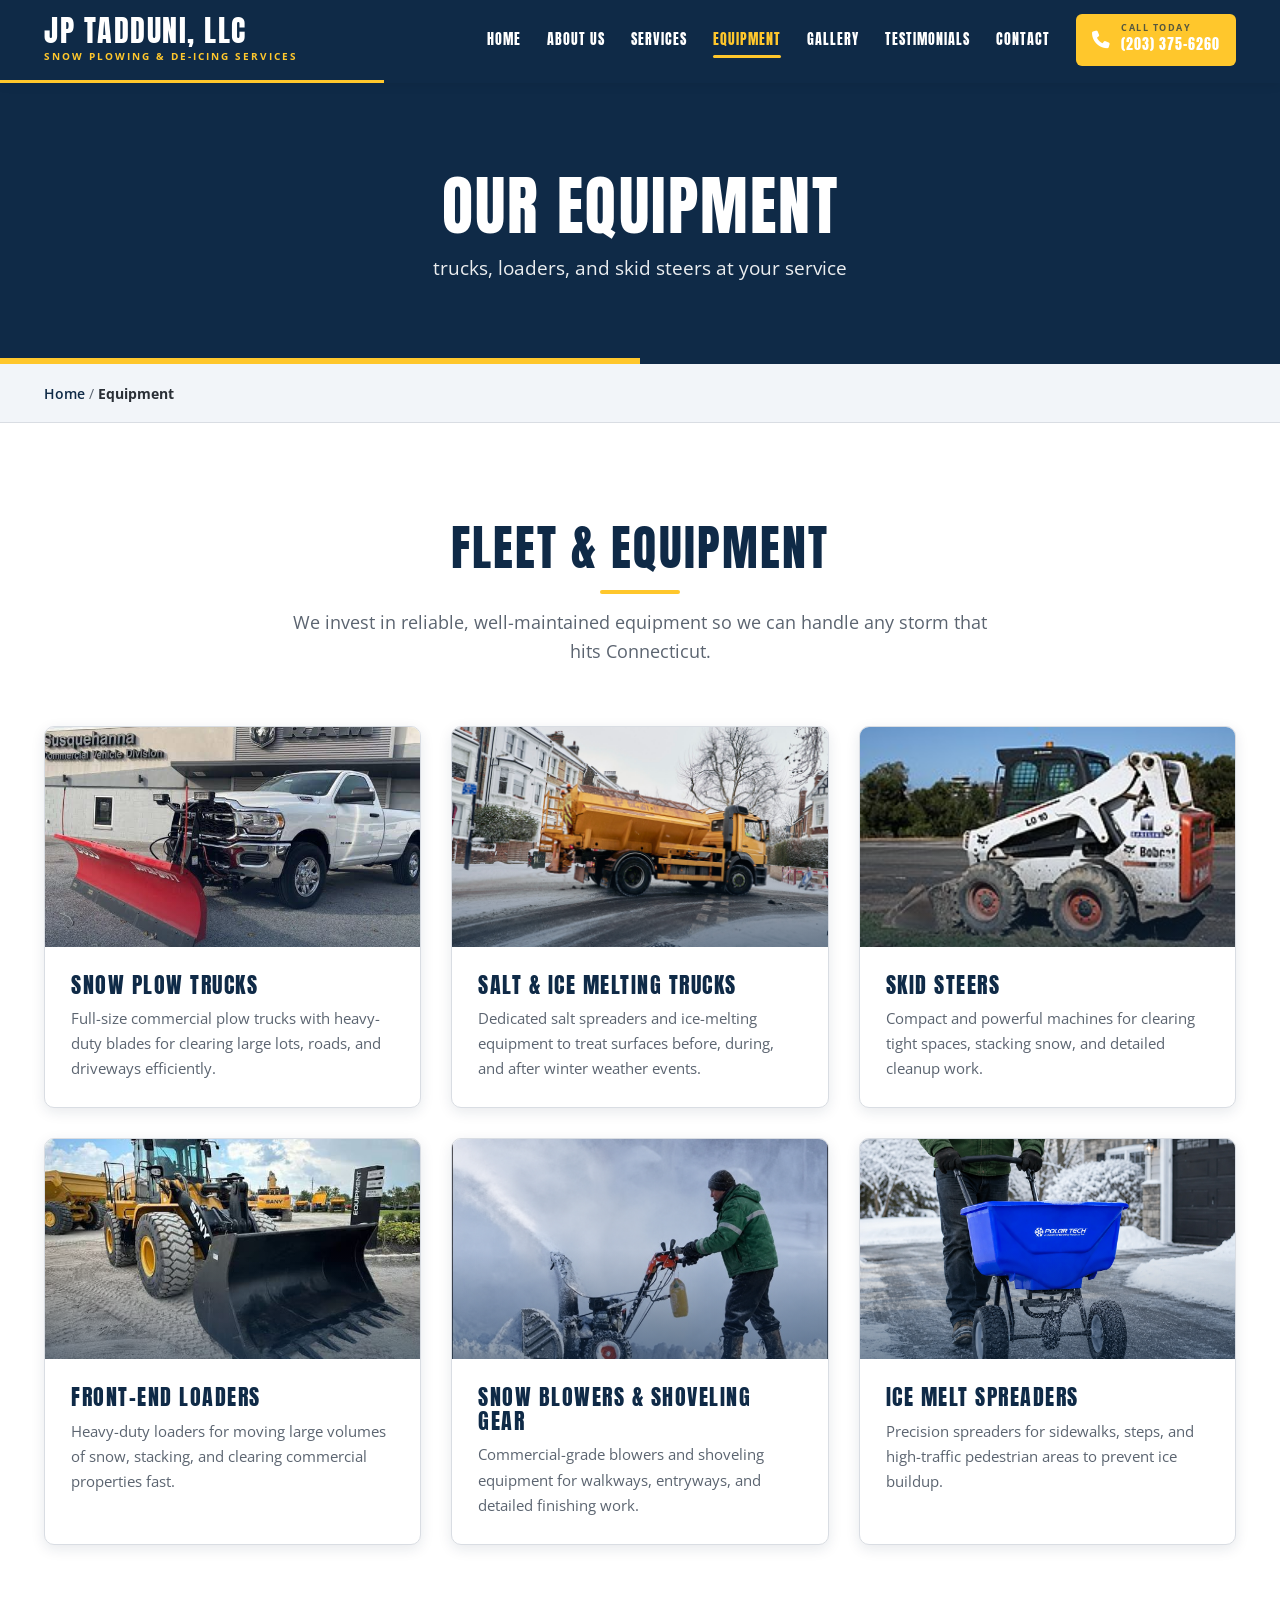
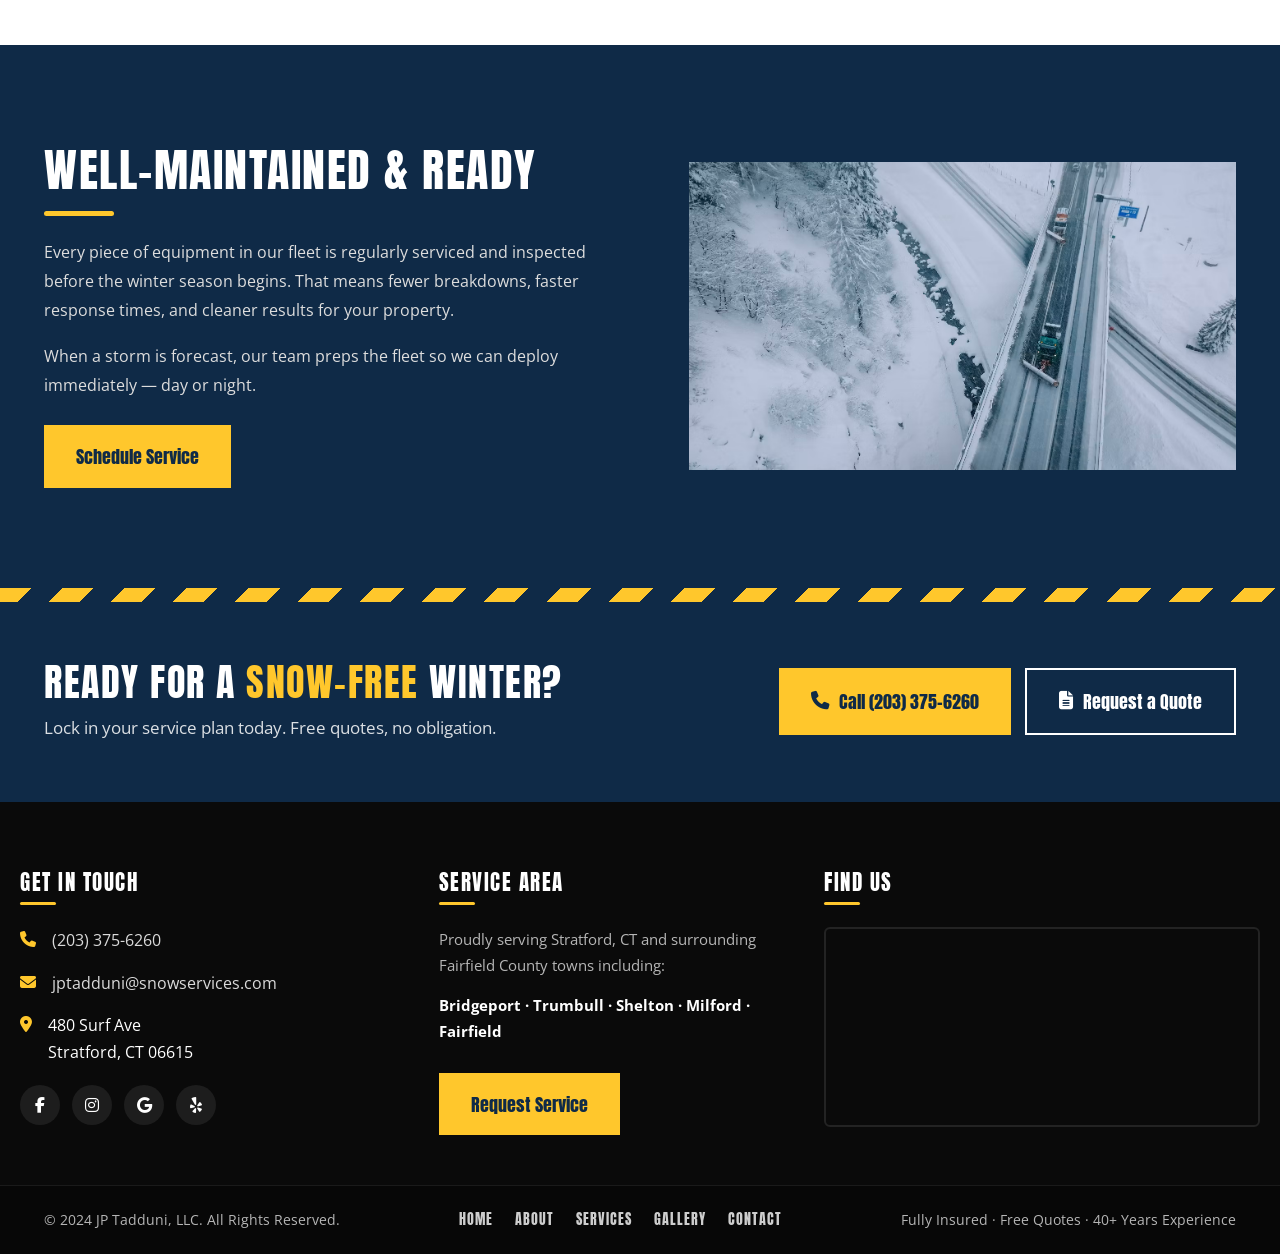
<file: equipment.html>
<!DOCTYPE html>
<html lang="en">
<head>
  <meta charset="UTF-8" />
  <meta name="viewport" content="width=device-width, initial-scale=1.0" />
  <title>Equipment | JP Tadduni, LLC Snow Plowing & De-Icing Services</title>
  <meta name="description" content="View JP Tadduni, LLC's fleet of trucks, loaders, skid steers, and snow removal equipment serving Stratford, CT." />

  <link rel="preconnect" href="https://fonts.googleapis.com" />
  <link rel="preconnect" href="https://fonts.gstatic.com" crossorigin />
  <link href="https://fonts.googleapis.com/css2?family=Anton&family=Bebas+Neue&family=Open+Sans:wght@400;600;700&family=Roboto:wght@400;500;700&display=swap" rel="stylesheet" />
  <link rel="stylesheet" href="https://cdnjs.cloudflare.com/ajax/libs/font-awesome/6.4.0/css/all.min.css" />
  <link rel="stylesheet" href="css/style.css" />
</head>
<body>

  <!-- Header -->
  <header class="header">
    <div class="container header-inner">
      <a href="index.html" class="logo">
        <span class="logo-name">JP TADDUNI, LLC</span>
        <span class="logo-tagline">Snow Plowing & De-Icing Services</span>
      </a>

      <nav class="nav-desktop">
        <a href="index.html">Home</a>
        <a href="about.html">About Us</a>
        <a href="services.html">Services</a>
        <a href="equipment.html">Equipment</a>
        <a href="gallery.html">Gallery</a>
        <a href="testimonials.html">Testimonials</a>
        <a href="contact.html">Contact</a>
        <a href="tel:2033756260" class="nav-cta">
          <i class="fas fa-phone"></i>
          <div>
            <small>Call Today</small>
            <span>(203) 375-6260</span>
          </div>
        </a>
      </nav>

      <button class="mobile-menu-btn" aria-label="Toggle menu">
        <i class="fas fa-bars"></i>
      </button>
    </div>

    <nav class="mobile-nav">
      <a href="index.html">Home</a>
      <a href="about.html">About Us</a>
      <a href="services.html">Services</a>
      <a href="equipment.html">Equipment</a>
      <a href="gallery.html">Gallery</a>
      <a href="testimonials.html">Testimonials</a>
      <a href="contact.html">Contact</a>
      <a href="tel:2033756260" class="nav-cta">
        <i class="fas fa-phone"></i>
        <div>
          <small>Call Today</small>
          <span>(203) 375-6260</span>
        </div>
      </a>
    </nav>
  </header>

  <!-- Page Header -->
  <section class="page-header">
    <div class="container">
      <h1>Our Equipment</h1>
      <p>trucks, loaders, and skid steers at your service</p>
    </div>
  </section>

  <!-- Breadcrumbs -->
  <div class="breadcrumbs">
    <div class="container">
      <span><a href="index.html">Home</a> / <span class="current">Equipment</span></span>
    </div>
  </div>

  <!-- Equipment Grid -->
  <section class="equipment">
    <div class="container">
      <div class="section-header">
        <h2>Fleet & Equipment</h2>
        <p>We invest in reliable, well-maintained equipment so we can handle any storm that hits Connecticut.</p>
      </div>

      <div class="equipment-grid">
        <div class="equipment-card">
          <div class="equipment-image">
            <img src="assets\images\snow plow trucks.jfif" alt="Snow plow truck" />
          </div>
          <div class="equipment-info">
            <h3>Snow Plow Trucks</h3>
            <p>Full-size commercial plow trucks with heavy-duty blades for clearing large lots, roads, and driveways efficiently.</p>
          </div>
        </div>

        <div class="equipment-card">
          <div class="equipment-image">
            <img src="assets\images\salt and ice melting.jpg" alt="Salt and ice melting truck" />
          </div>
          <div class="equipment-info">
            <h3>Salt & Ice Melting Trucks</h3>
            <p>Dedicated salt spreaders and ice-melting equipment to treat surfaces before, during, and after winter weather events.</p>
          </div>
        </div>

        <div class="equipment-card">
          <div class="equipment-image">
            <img src="assets\images\skid steer.jpg" alt="Skid steer loader" />
          </div>
          <div class="equipment-info">
            <h3>Skid Steers</h3>
            <p>Compact and powerful machines for clearing tight spaces, stacking snow, and detailed cleanup work.</p>
          </div>
        </div>

        <div class="equipment-card">
          <div class="equipment-image">
            <img src="assets\images\loaders.jpeg" alt="Front end loader" />
          </div>
          <div class="equipment-info">
            <h3>Front-End Loaders</h3>
            <p>Heavy-duty loaders for moving large volumes of snow, stacking, and clearing commercial properties fast.</p>
          </div>
        </div>

        <div class="equipment-card">
          <div class="equipment-image">
            <img src="assets\images\snow.png" alt="Walk behind snow blower" />
          </div>
          <div class="equipment-info">
            <h3>Snow Blowers & Shoveling Gear</h3>
            <p>Commercial-grade blowers and shoveling equipment for walkways, entryways, and detailed finishing work.</p>
          </div>
        </div>

        <div class="equipment-card">
          <div class="equipment-image">
            <img src="assets\images\Ice Melt Spreaders.png" alt="Ice melt spreader" />
          </div>
          <div class="equipment-info">
            <h3>Ice Melt Spreaders</h3>
            <p>Precision spreaders for sidewalks, steps, and high-traffic pedestrian areas to prevent ice buildup.</p>
          </div>
        </div>
      </div>
    </div>
  </section>

  <!-- Maintenance Message -->
  <section class="about" style="background: var(--navy); color: var(--white);">
    <div class="container about-inner">
      <div class="about-content">
        <h2 style="color: var(--white);">Well-Maintained & Ready</h2>
        <p style="color: #ddd;">Every piece of equipment in our fleet is regularly serviced and inspected before the winter season begins. That means fewer breakdowns, faster response times, and cleaner results for your property.</p>
        <p style="color: #ddd;">When a storm is forecast, our team preps the fleet so we can deploy immediately — day or night.</p>
        <a href="contact.html" class="btn btn-primary">Schedule Service</a>
      </div>
      <div class="about-image">
        <img src="assets/images/multiple%20trucks%20snow%20highway.png" alt="Fleet ready for winter storm" />
      </div>
    </div>
  </section>

  <!-- Footer -->
  <footer class="footer">
    <div class="footer-cta">
      <div class="container footer-cta-inner">
        <div>
          <h3>READY FOR A <span class="accent">SNOW-FREE</span> WINTER?</h3>
          <p>Lock in your service plan today. Free quotes, no obligation.</p>
        </div>
        <div class="footer-cta-actions">
          <a href="tel:2033756260" class="btn btn-primary"><i class="fas fa-phone"></i> Call (203) 375-6260</a>
          <a href="contact.html" class="btn btn-secondary"><i class="fas fa-file-lines"></i> Request a Quote</a>
        </div>
      </div>
    </div>

    <div class="container footer-main">
      <div class="footer-column">
        <h4>Get In Touch</h4>
        <div class="contact-item">
          <i class="fas fa-phone"></i>
          <div><a href="tel:2033756260">(203) 375-6260</a></div>
        </div>
        <div class="contact-item">
          <i class="fas fa-envelope"></i>
          <div><a href="mailto:jptadduni@snowservices.com">jptadduni@snowservices.com</a></div>
        </div>
        <div class="contact-item">
          <i class="fas fa-map-marker-alt"></i>
          <div>480 Surf Ave<br>Stratford, CT 06615</div>
        </div>
        <div class="footer-social">
          <a href="#" aria-label="Facebook"><i class="fab fa-facebook-f"></i></a>
          <a href="#" aria-label="Instagram"><i class="fab fa-instagram"></i></a>
          <a href="#" aria-label="Google"><i class="fab fa-google"></i></a>
          <a href="#" aria-label="Yelp"><i class="fab fa-yelp"></i></a>
        </div>
      </div>

      <div class="footer-column">
        <h4>Service Area</h4>
        <p>Proudly serving Stratford, CT and surrounding Fairfield County towns including:</p>
        <p><strong style="color: var(--white);">Bridgeport · Trumbull · Shelton · Milford · Fairfield</strong></p>
        <a href="contact.html" class="btn btn-primary">Request Service</a>
      </div>

      <div class="footer-column">
        <h4>Find Us</h4>
        <div class="footer-map">
          <iframe src="https://www.google.com/maps/embed?pb=!1m18!1m12!1m3!1d3021.8571065055994!2d-73.13359568459418!3d41.20094657928213!2m3!1f0!2f0!3f0!3m2!1i1024!2i768!4f13.1!3m3!1m2!1s0x89e80f8b8b8b8b8b%3A0x8b8b8b8b8b8b8b8b!2sStratford%2C%20CT!5e0!3m2!1sen!2sus!4v1234567890" loading="lazy" title="JP Tadduni Service Area Map"></iframe>
        </div>
      </div>
    </div>

    <div class="footer-bottom">
      <div class="container footer-bottom-inner">
        <div>&copy; 2024 JP Tadduni, LLC. All Rights Reserved.</div>
        <div class="footer-links">
          <a href="index.html">Home</a>
          <a href="about.html">About</a>
          <a href="services.html">Services</a>
          <a href="gallery.html">Gallery</a>
          <a href="contact.html">Contact</a>
        </div>
        <div>Fully Insured · Free Quotes · 40+ Years Experience</div>
      </div>
    </div>
  </footer>

  <a href="tel:2033756260" class="sticky-call">
    <i class="fas fa-phone"></i> CALL NOW (203) 375-6260
  </a>

  <script src="js/main.js"></script>
</body>
</html>
</file>
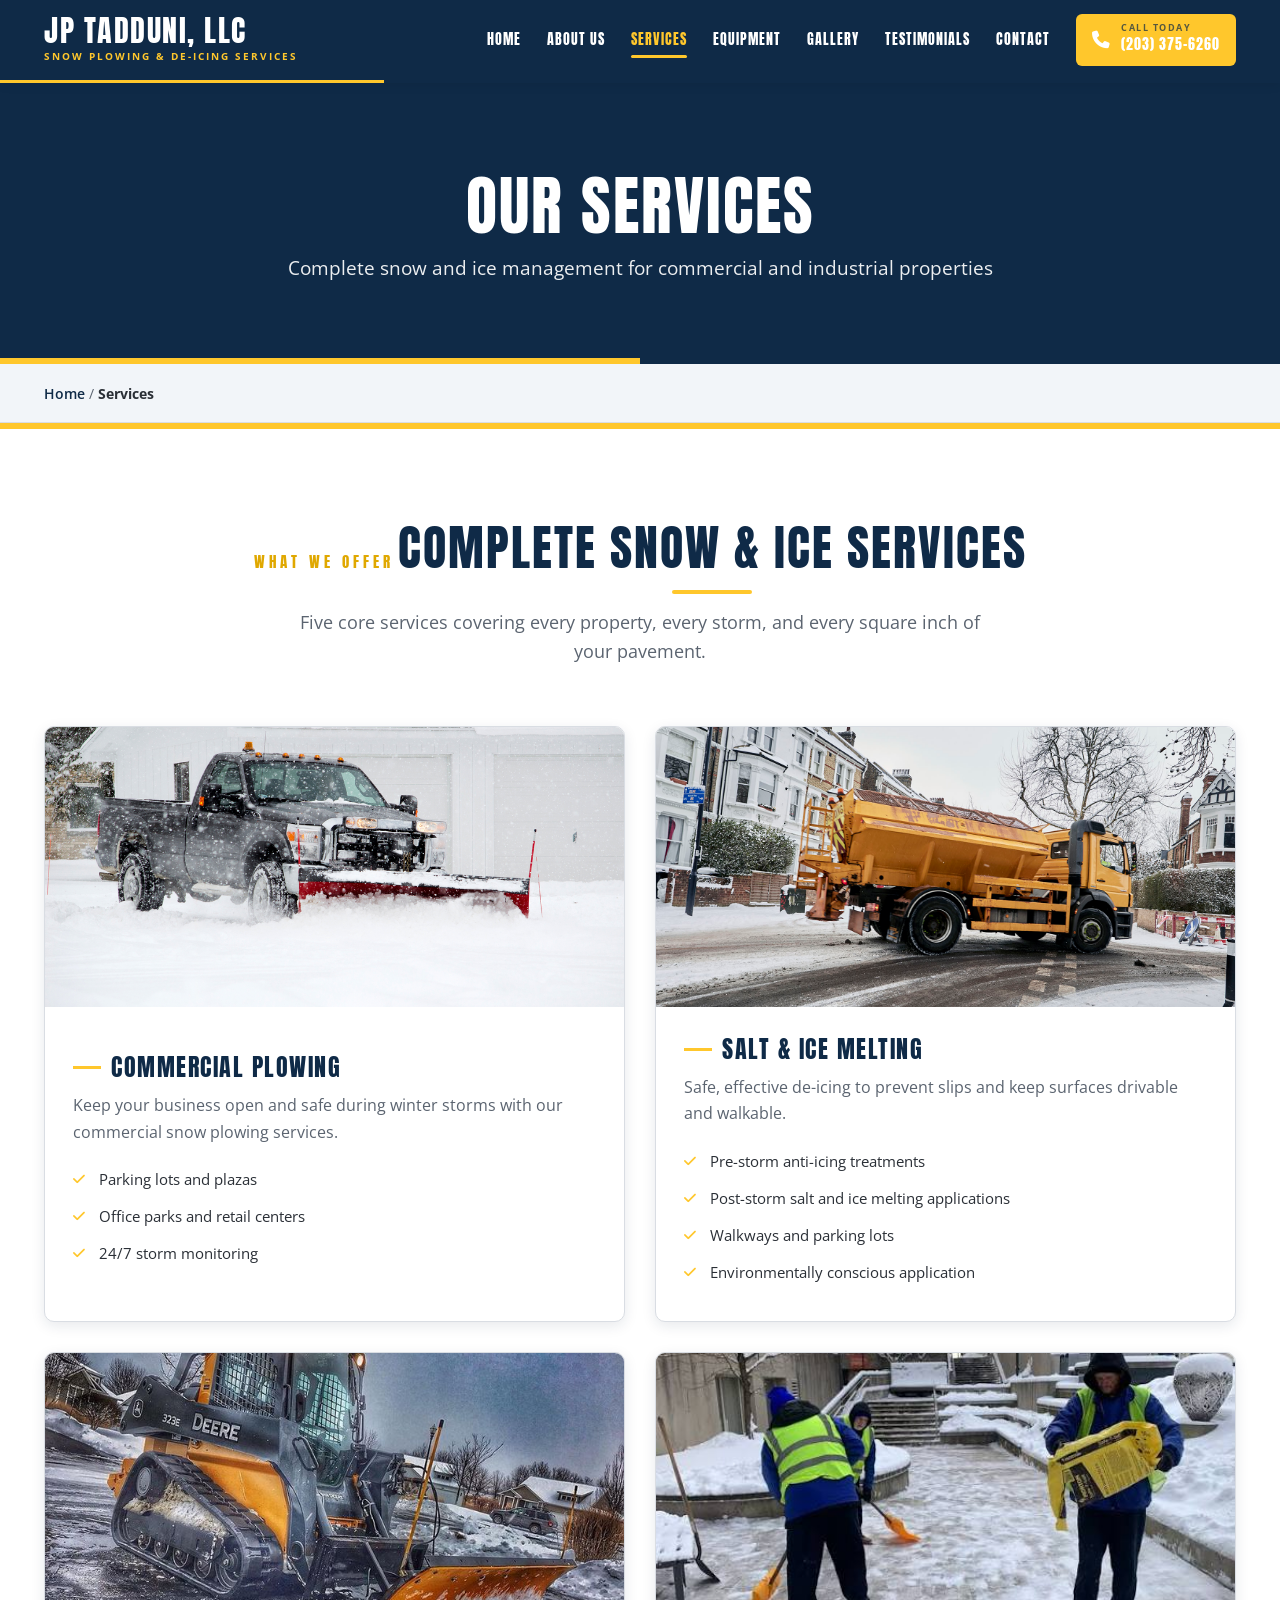
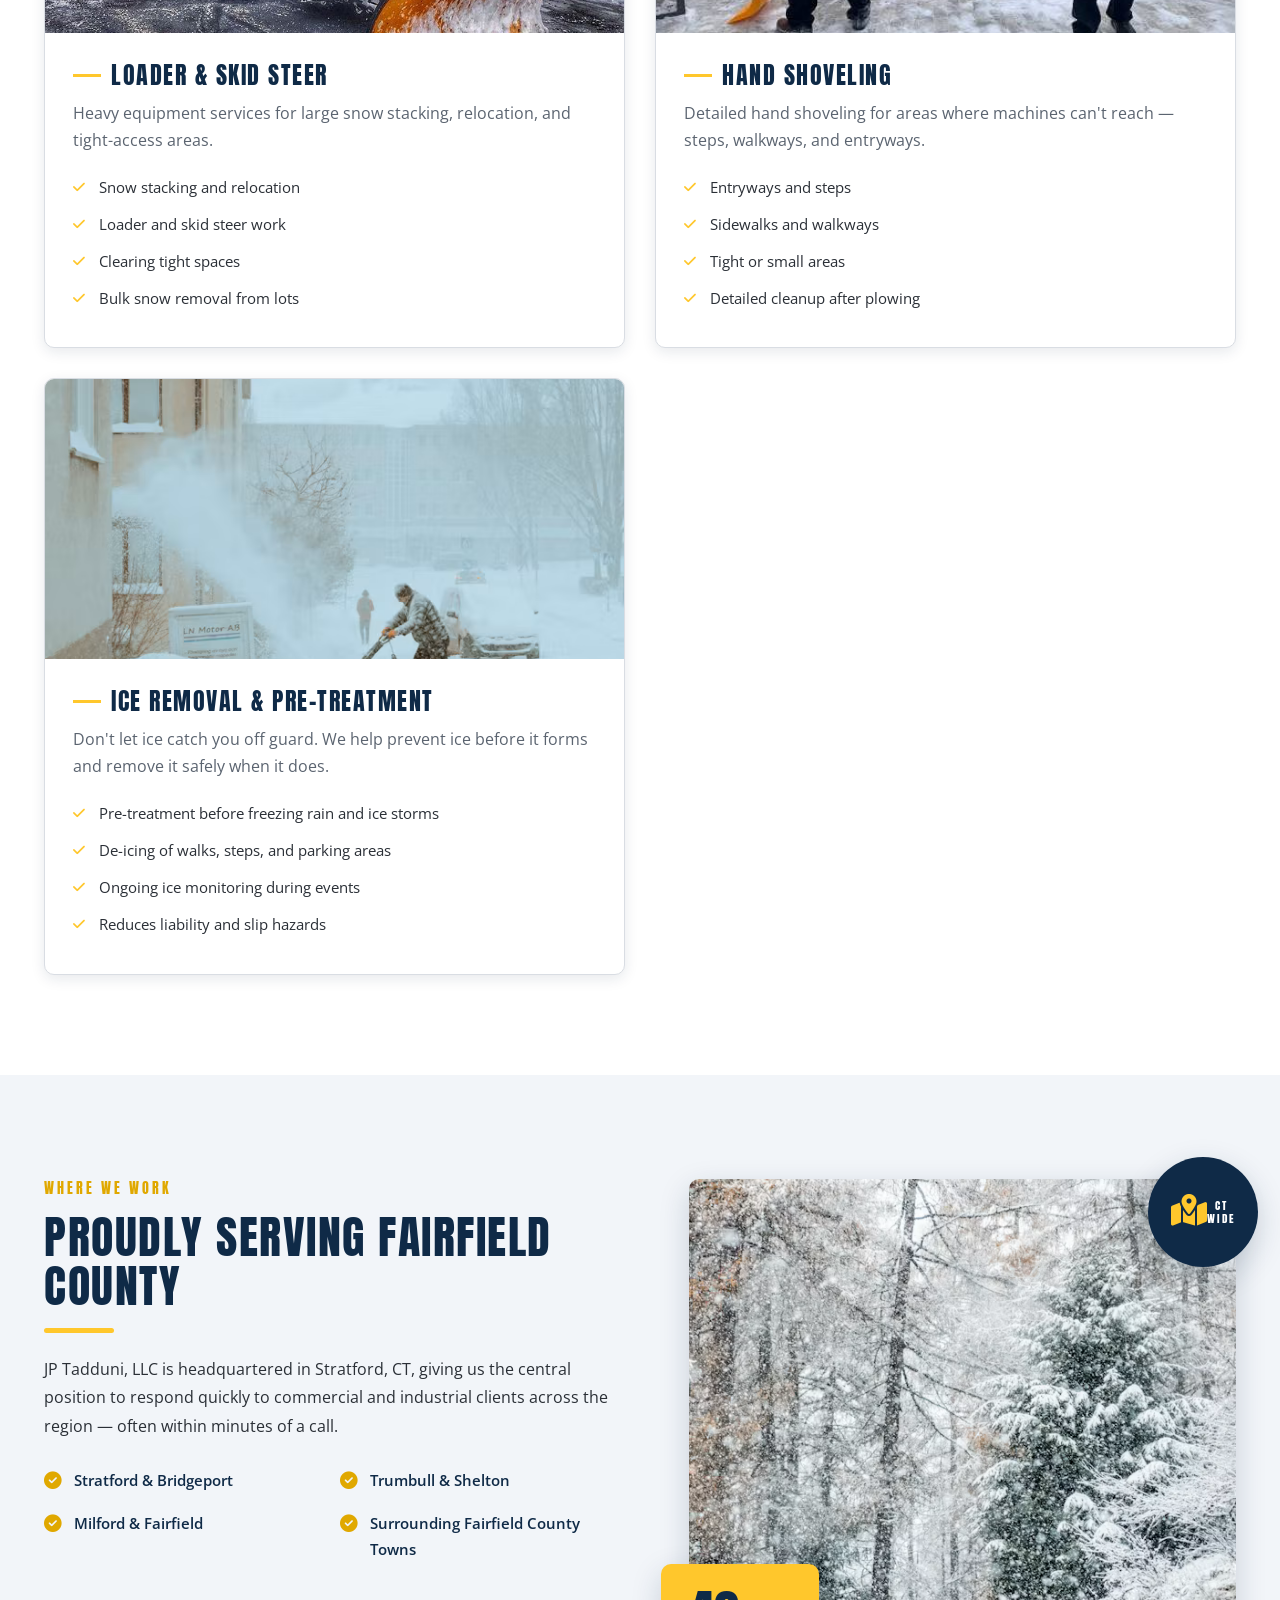
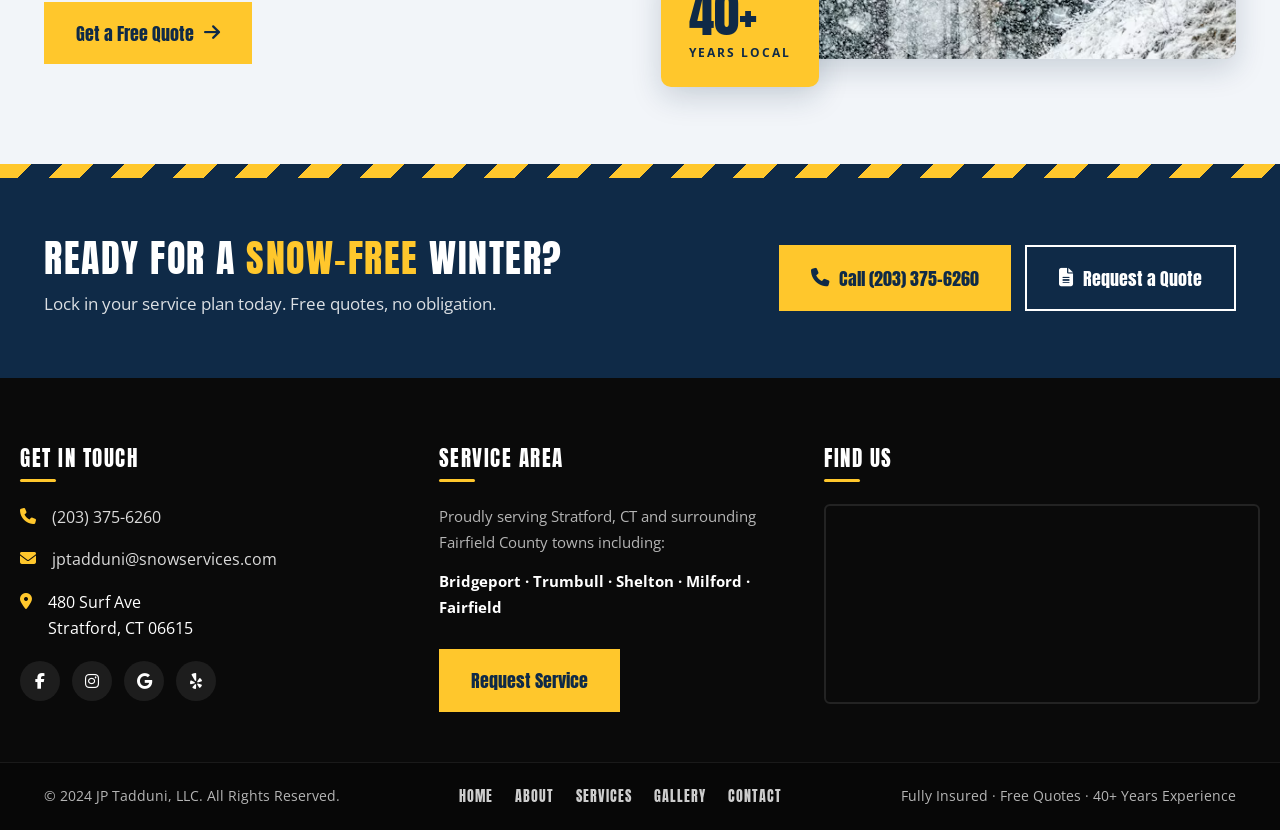
<file: services.html>
<!DOCTYPE html>
<html lang="en">
<head>
  <meta charset="UTF-8" />
  <meta name="viewport" content="width=device-width, initial-scale=1.0" />
  <title>Services | JP Tadduni, LLC Snow Plowing & De-Icing Services</title>
  <meta name="description" content="Commercial plowing, salt & ice melting, de-icing, loader & skid steer work, hand shoveling, and ice removal services in Stratford, CT." />

  <link rel="preconnect" href="https://fonts.googleapis.com" />
  <link rel="preconnect" href="https://fonts.gstatic.com" crossorigin />
  <link href="https://fonts.googleapis.com/css2?family=Anton&family=Bebas+Neue&family=Open+Sans:wght@400;600;700&family=Roboto:wght@400;500;700&display=swap" rel="stylesheet" />
  <link rel="stylesheet" href="https://cdnjs.cloudflare.com/ajax/libs/font-awesome/6.4.0/css/all.min.css" />
  <link rel="stylesheet" href="css/style.css" />
</head>
<body>

  <!-- Header -->
  <header class="header">
    <div class="container header-inner">
      <a href="index.html" class="logo">
        <span class="logo-name">JP TADDUNI, LLC</span>
        <span class="logo-tagline">Snow Plowing & De-Icing Services</span>
      </a>

      <nav class="nav-desktop">
        <a href="index.html">Home</a>
        <a href="about.html">About Us</a>
        <a href="services.html">Services</a>
        <a href="equipment.html">Equipment</a>
        <a href="gallery.html">Gallery</a>
        <a href="testimonials.html">Testimonials</a>
        <a href="contact.html">Contact</a>
        <a href="tel:2033756260" class="nav-cta">
          <i class="fas fa-phone"></i>
          <div>
            <small>Call Today</small>
            <span>(203) 375-6260</span>
          </div>
        </a>
      </nav>

      <button class="mobile-menu-btn" aria-label="Toggle menu">
        <i class="fas fa-bars"></i>
      </button>
    </div>

    <nav class="mobile-nav">
      <a href="index.html">Home</a>
      <a href="about.html">About Us</a>
      <a href="services.html">Services</a>
      <a href="equipment.html">Equipment</a>
      <a href="gallery.html">Gallery</a>
      <a href="testimonials.html">Testimonials</a>
      <a href="contact.html">Contact</a>
      <a href="tel:2033756260" class="nav-cta">
        <i class="fas fa-phone"></i>
        <div>
          <small>Call Today</small>
          <span>(203) 375-6260</span>
        </div>
      </a>
    </nav>
  </header>

  <!-- Page Header -->
  <section class="page-header">
    <div class="container">
      <h1>Our Services</h1>
      <p>Complete snow and ice management for commercial and industrial properties</p>
    </div>
  </section>

  <!-- Breadcrumbs -->
  <div class="breadcrumbs">
    <div class="container">
      <span><a href="index.html">Home</a> / <span class="current">Services</span></span>
    </div>
  </div>

  <!-- Service Detail Cards -->
  <section class="services" style="background: var(--white);">
    <div class="container">
      <div class="section-header">
        <span class="eyebrow">What We Offer</span>
        <h2>Complete Snow &amp; Ice Services</h2>
        <p>Five core services covering every property, every storm, and every square inch of your pavement.</p>
      </div>
      <div class="service-detail-grid">
        <div class="service-detail-card">
          <div class="service-image">
            <img src="assets\images\commercial plowing new.jfif" alt="Commercial snow plowing" />
          </div>
          <div class="service-info">
            <h3>Commercial Plowing</h3>
            <p>Keep your business open and safe during winter storms with our commercial snow plowing services.</p>
            <ul>
              <li>Parking lots and plazas</li>
              <li>Office parks and retail centers</li>
              <li>24/7 storm monitoring</li>
            </ul>
          </div>
        </div>

        <div class="service-detail-card">
          <div class="service-image">
            <img src="assets/images/salt%20and%20ice%20melting.jpg" alt="Salt and ice melting truck treating icy pavement" />
          </div>
          <div class="service-info">
            <h3>Salt &amp; Ice Melting</h3>
            <p>Safe, effective de-icing to prevent slips and keep surfaces drivable and walkable.</p>
            <ul>
              <li>Pre-storm anti-icing treatments</li>
              <li>Post-storm salt and ice melting applications</li>
              <li>Walkways and parking lots</li>
              <li>Environmentally conscious application</li>
            </ul>
          </div>
        </div>

        <div class="service-detail-card">
          <div class="service-image">
            <img src="assets\images\commercial plowing.jpg" alt="Skid steer snow removal" />
          </div>
          <div class="service-info">
            <h3>Loader &amp; Skid Steer</h3>
            <p>Heavy equipment services for large snow stacking, relocation, and tight-access areas.</p>
            <ul>
              <li>Snow stacking and relocation</li>
              <li>Loader and skid steer work</li>
              <li>Clearing tight spaces</li>
              <li>Bulk snow removal from lots</li>
            </ul>
          </div>
        </div>

        <div class="service-detail-card">
          <div class="service-image">
            <img src="assets/images/Hand%20Shoveling.jfif" alt="Crew hand shoveling a walkway" />
          </div>
          <div class="service-info">
            <h3>Hand Shoveling</h3>
            <p>Detailed hand shoveling for areas where machines can't reach — steps, walkways, and entryways.</p>
            <ul>
              <li>Entryways and steps</li>
              <li>Sidewalks and walkways</li>
              <li>Tight or small areas</li>
              <li>Detailed cleanup after plowing</li>
            </ul>
          </div>
        </div>

        <div class="service-detail-card">
          <div class="service-image">
            <img src="assets/images/snow%20ice%20removal.png" alt="Ice removal and pre-treatment on a Connecticut property" />
          </div>
          <div class="service-info">
            <h3>Ice Removal &amp; Pre-Treatment</h3>
            <p>Don't let ice catch you off guard. We help prevent ice before it forms and remove it safely when it does.</p>
            <ul>
              <li>Pre-treatment before freezing rain and ice storms</li>
              <li>De-icing of walks, steps, and parking areas</li>
              <li>Ongoing ice monitoring during events</li>
              <li>Reduces liability and slip hazards</li>
            </ul>
          </div>
        </div>
      </div>
    </div>
  </section>

  <!-- Service Area -->
  <section class="about" style="background: var(--ice-gray);">
    <div class="container about-inner">
      <div class="about-content">
        <span class="eyebrow">Where We Work</span>
        <h2>PRoudly SERVING FAIRFIELD COUNTY</h2>
        <p>JP Tadduni, LLC is headquartered in Stratford, CT, giving us the central position to respond quickly to commercial and industrial clients across the region — often within minutes of a call.</p>
        <div class="about-features">
          <div class="about-feature"><i class="fas fa-check-circle"></i><span>Stratford &amp; Bridgeport</span></div>
          <div class="about-feature"><i class="fas fa-check-circle"></i><span>Trumbull &amp; Shelton</span></div>
          <div class="about-feature"><i class="fas fa-check-circle"></i><span>Milford &amp; Fairfield</span></div>
          <div class="about-feature"><i class="fas fa-check-circle"></i><span>Surrounding Fairfield County Towns</span></div>
        </div>
        <a href="contact.html" class="btn btn-primary">Get a Free Quote <i class="fas fa-arrow-right"></i></a>
      </div>
      <div class="about-image">
        <div class="about-image-accent">
          <i class="fas fa-map-marked-alt"></i>
          <span>CT<br>Wide</span>
        </div>
        <div class="about-image-main">
          <img src="assets/images/winter%20road.png" alt="Connecticut winter road" />
        </div>
        <div class="about-image-badge">
          <span class="num">40+</span>
          <span class="lbl">Years Local</span>
        </div>
      </div>
    </div>
  </section>

  <!-- Footer -->
  <footer class="footer">
    <div class="footer-cta">
      <div class="container footer-cta-inner">
        <div>
          <h3>READY FOR A <span class="accent">SNOW-FREE</span> WINTER?</h3>
          <p>Lock in your service plan today. Free quotes, no obligation.</p>
        </div>
        <div class="footer-cta-actions">
          <a href="tel:2033756260" class="btn btn-primary"><i class="fas fa-phone"></i> Call (203) 375-6260</a>
          <a href="contact.html" class="btn btn-secondary"><i class="fas fa-file-lines"></i> Request a Quote</a>
        </div>
      </div>
    </div>

    <div class="container footer-main">
      <div class="footer-column">
        <h4>Get In Touch</h4>
        <div class="contact-item">
          <i class="fas fa-phone"></i>
          <div><a href="tel:2033756260">(203) 375-6260</a></div>
        </div>
        <div class="contact-item">
          <i class="fas fa-envelope"></i>
          <div><a href="mailto:jptadduni@snowservices.com">jptadduni@snowservices.com</a></div>
        </div>
        <div class="contact-item">
          <i class="fas fa-map-marker-alt"></i>
          <div>480 Surf Ave<br>Stratford, CT 06615</div>
        </div>
        <div class="footer-social">
          <a href="#" aria-label="Facebook"><i class="fab fa-facebook-f"></i></a>
          <a href="#" aria-label="Instagram"><i class="fab fa-instagram"></i></a>
          <a href="#" aria-label="Google"><i class="fab fa-google"></i></a>
          <a href="#" aria-label="Yelp"><i class="fab fa-yelp"></i></a>
        </div>
      </div>

      <div class="footer-column">
        <h4>Service Area</h4>
        <p>Proudly serving Stratford, CT and surrounding Fairfield County towns including:</p>
        <p><strong style="color: var(--white);">Bridgeport · Trumbull · Shelton · Milford · Fairfield</strong></p>
        <a href="contact.html" class="btn btn-primary">Request Service</a>
      </div>

      <div class="footer-column">
        <h4>Find Us</h4>
        <div class="footer-map">
          <iframe src="https://www.google.com/maps/embed?pb=!1m18!1m12!1m3!1d3021.8571065055994!2d-73.13359568459418!3d41.20094657928213!2m3!1f0!2f0!3f0!3m2!1i1024!2i768!4f13.1!3m3!1m2!1s0x89e80f8b8b8b8b8b%3A0x8b8b8b8b8b8b8b8b!2sStratford%2C%20CT!5e0!3m2!1sen!2sus!4v1234567890" loading="lazy" title="JP Tadduni Service Area Map"></iframe>
        </div>
      </div>
    </div>

    <div class="footer-bottom">
      <div class="container footer-bottom-inner">
        <div>&copy; 2024 JP Tadduni, LLC. All Rights Reserved.</div>
        <div class="footer-links">
          <a href="index.html">Home</a>
          <a href="about.html">About</a>
          <a href="services.html">Services</a>
          <a href="gallery.html">Gallery</a>
          <a href="contact.html">Contact</a>
        </div>
        <div>Fully Insured · Free Quotes · 40+ Years Experience</div>
      </div>
    </div>
  </footer>

  <a href="tel:2033756260" class="sticky-call">
    <i class="fas fa-phone"></i> CALL NOW (203) 375-6260
  </a>

  <script src="js/main.js"></script>
</body>
</html>
</file>
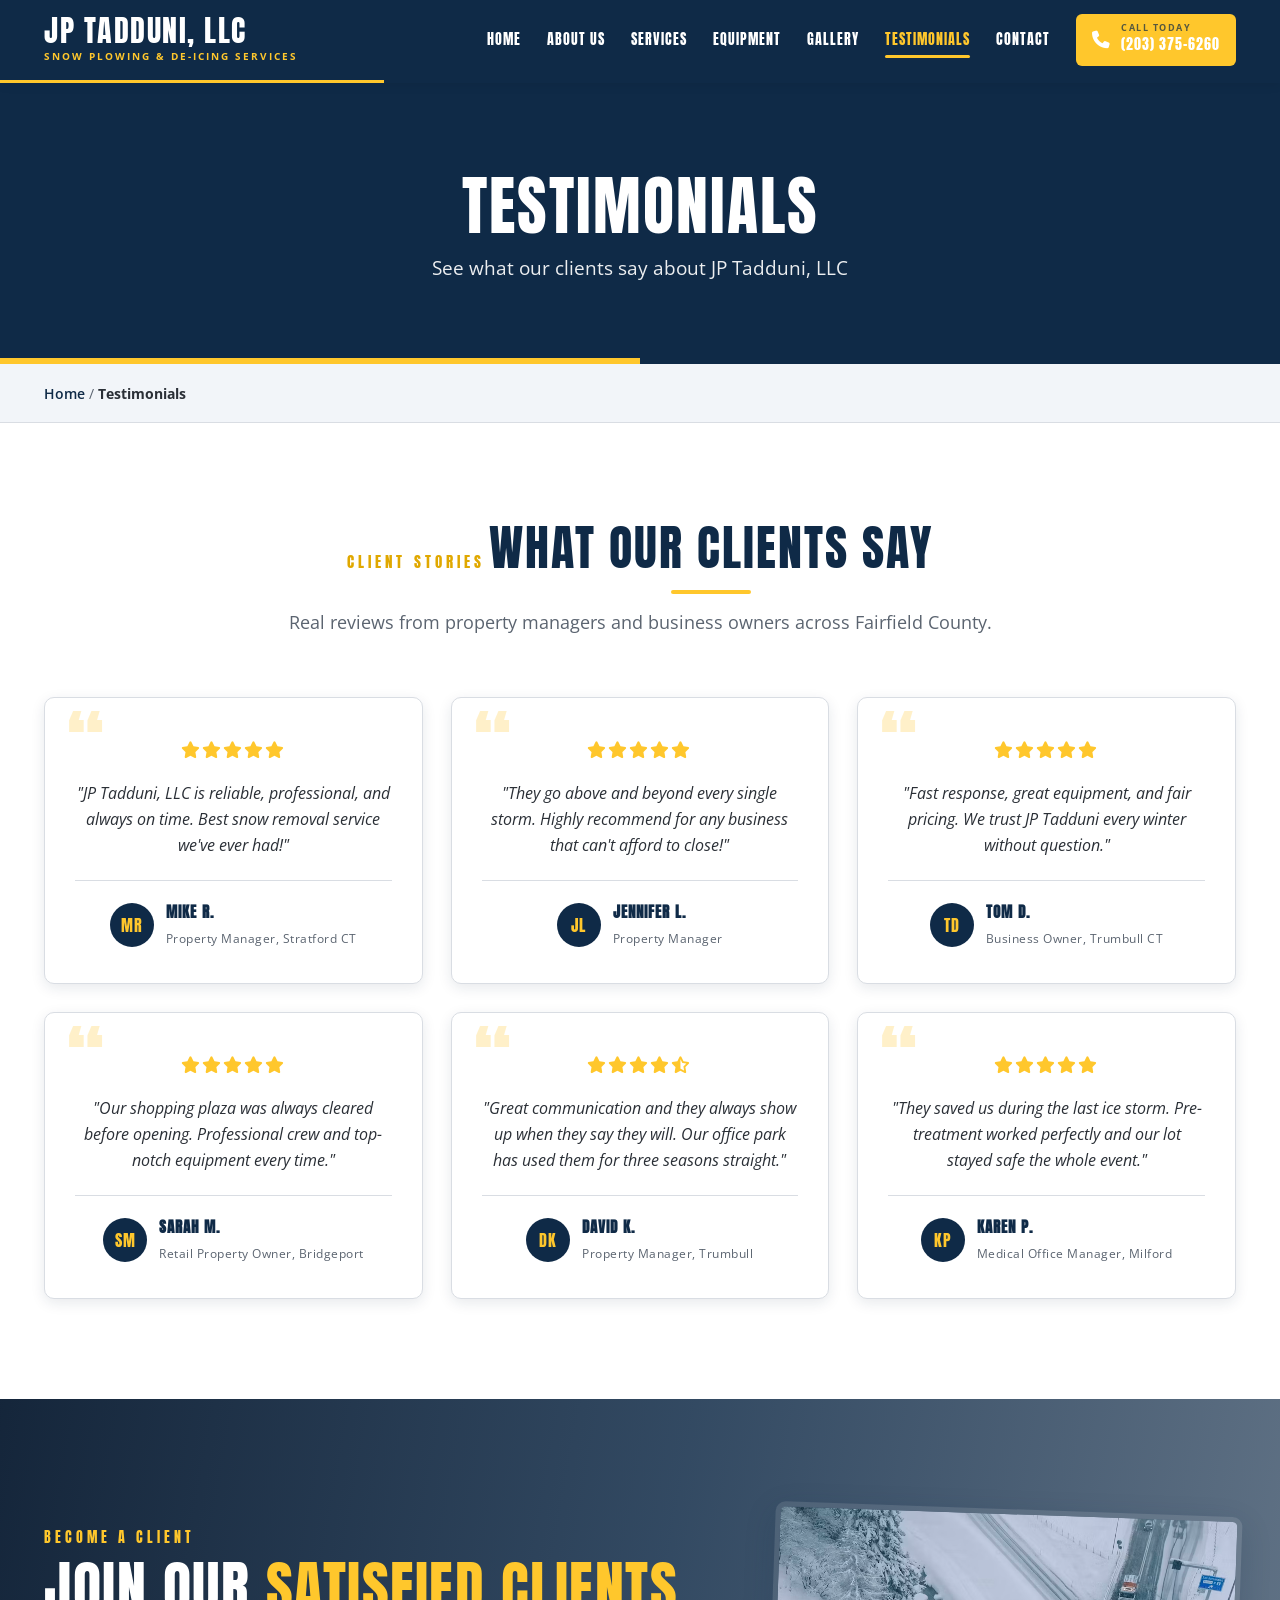
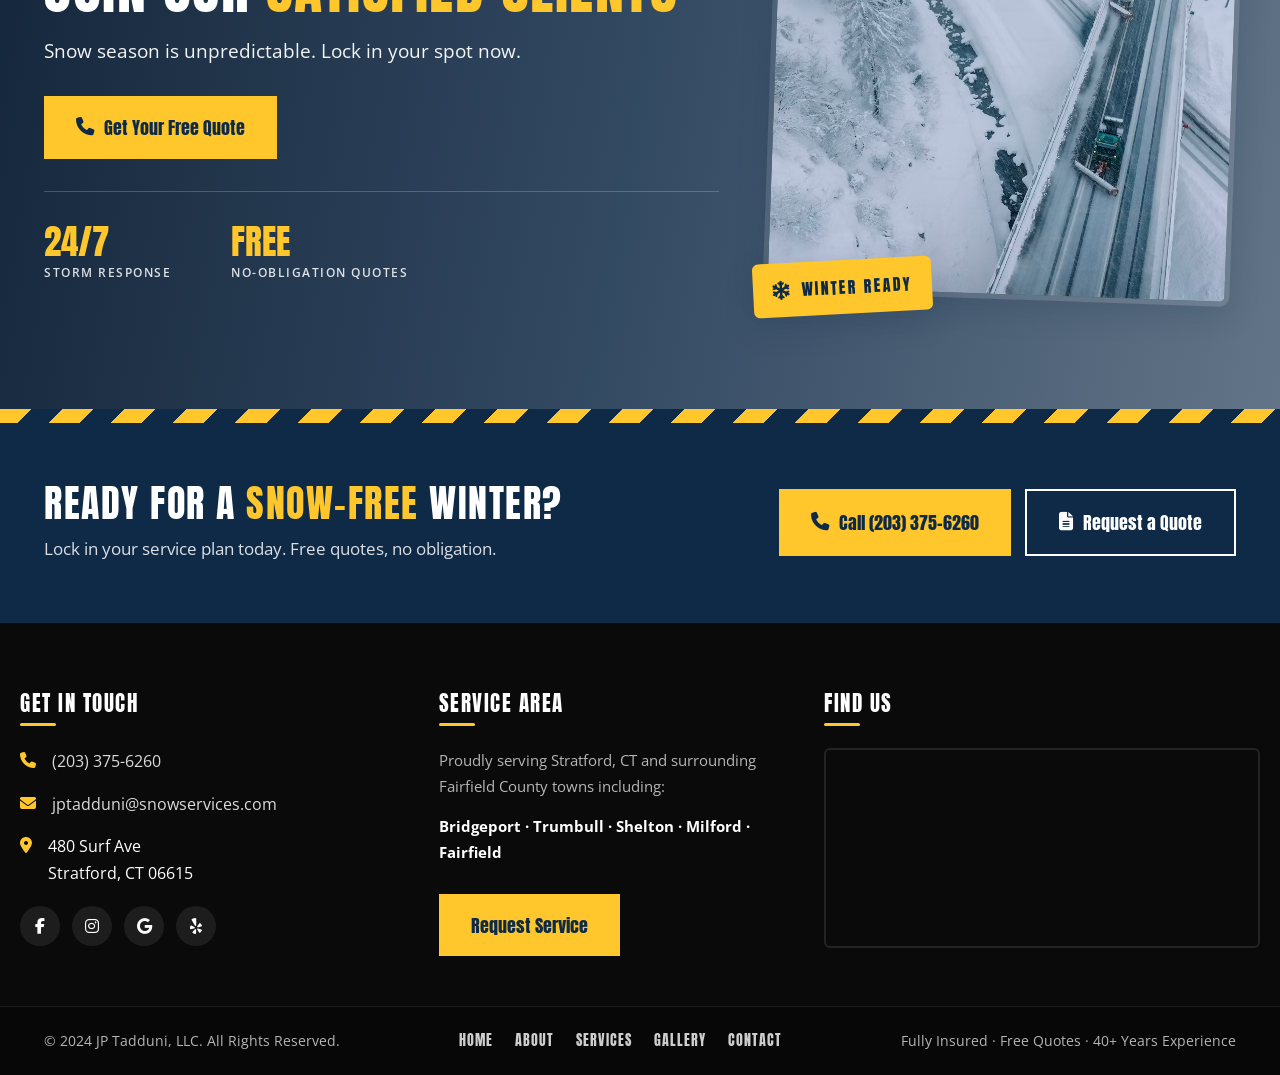
<file: testimonials.html>
<!DOCTYPE html>
<html lang="en">
<head>
  <meta charset="UTF-8" />
  <meta name="viewport" content="width=device-width, initial-scale=1.0" />
  <title>Testimonials | JP Tadduni, LLC Snow Plowing & De-Icing Services</title>
  <meta name="description" content="Read reviews from JP Tadduni, LLC commercial and industrial customers. Trusted snow plowing and de-icing services in Stratford, CT." />

  <link rel="preconnect" href="https://fonts.googleapis.com" />
  <link rel="preconnect" href="https://fonts.gstatic.com" crossorigin />
  <link href="https://fonts.googleapis.com/css2?family=Anton&family=Bebas+Neue&family=Open+Sans:wght@400;600;700&family=Roboto:wght@400;500;700&display=swap" rel="stylesheet" />
  <link rel="stylesheet" href="https://cdnjs.cloudflare.com/ajax/libs/font-awesome/6.4.0/css/all.min.css" />
  <link rel="stylesheet" href="css/style.css" />
</head>
<body>

  <!-- Header -->
  <header class="header">
    <div class="container header-inner">
      <a href="index.html" class="logo">
        <span class="logo-name">JP TADDUNI, LLC</span>
        <span class="logo-tagline">Snow Plowing & De-Icing Services</span>
      </a>

      <nav class="nav-desktop">
        <a href="index.html">Home</a>
        <a href="about.html">About Us</a>
        <a href="services.html">Services</a>
        <a href="equipment.html">Equipment</a>
        <a href="gallery.html">Gallery</a>
        <a href="testimonials.html">Testimonials</a>
        <a href="contact.html">Contact</a>
        <a href="tel:2033756260" class="nav-cta">
          <i class="fas fa-phone"></i>
          <div>
            <small>Call Today</small>
            <span>(203) 375-6260</span>
          </div>
        </a>
      </nav>

      <button class="mobile-menu-btn" aria-label="Toggle menu">
        <i class="fas fa-bars"></i>
      </button>
    </div>

    <nav class="mobile-nav">
      <a href="index.html">Home</a>
      <a href="about.html">About Us</a>
      <a href="services.html">Services</a>
      <a href="equipment.html">Equipment</a>
      <a href="gallery.html">Gallery</a>
      <a href="testimonials.html">Testimonials</a>
      <a href="contact.html">Contact</a>
      <a href="tel:2033756260" class="nav-cta">
        <i class="fas fa-phone"></i>
        <div>
          <small>Call Today</small>
          <span>(203) 375-6260</span>
        </div>
      </a>
    </nav>
  </header>

  <!-- Page Header -->
  <section class="page-header">
    <div class="container">
      <h1>Testimonials</h1>
      <p>See what our clients say about JP Tadduni, LLC</p>
    </div>
  </section>

  <!-- Breadcrumbs -->
  <div class="breadcrumbs">
    <div class="container">
      <span><a href="index.html">Home</a> / <span class="current">Testimonials</span></span>
    </div>
  </div>

  <!-- Testimonials -->
  <section class="testimonials">
    <div class="container">
      <div class="section-header">
        <span class="eyebrow">Client Stories</span>
        <h2>What Our Clients Say</h2>
        <p>Real reviews from property managers and business owners across Fairfield County.</p>
      </div>

      <div class="testimonials-grid">
        <div class="testimonial-card">
          <div class="stars">
            <i class="fas fa-star"></i><i class="fas fa-star"></i><i class="fas fa-star"></i><i class="fas fa-star"></i><i class="fas fa-star"></i>
          </div>
          <p>"JP Tadduni, LLC is reliable, professional, and always on time. Best snow removal service we've ever had!"</p>
          <div class="testimonial-author">
            <div class="author-avatar">MR</div>
            <div class="author-info">
              <span class="name">Mike R.</span>
              <span class="role">Property Manager, Stratford CT</span>
            </div>
          </div>
        </div>

        <div class="testimonial-card">
          <div class="stars">
            <i class="fas fa-star"></i><i class="fas fa-star"></i><i class="fas fa-star"></i><i class="fas fa-star"></i><i class="fas fa-star"></i>
          </div>
          <p>"They go above and beyond every single storm. Highly recommend for any business that can't afford to close!"</p>
          <div class="testimonial-author">
            <div class="author-avatar">JL</div>
            <div class="author-info">
              <span class="name">Jennifer L.</span>
              <span class="role">Property Manager</span>
            </div>
          </div>
        </div>

        <div class="testimonial-card">
          <div class="stars">
            <i class="fas fa-star"></i><i class="fas fa-star"></i><i class="fas fa-star"></i><i class="fas fa-star"></i><i class="fas fa-star"></i>
          </div>
          <p>"Fast response, great equipment, and fair pricing. We trust JP Tadduni every winter without question."</p>
          <div class="testimonial-author">
            <div class="author-avatar">TD</div>
            <div class="author-info">
              <span class="name">Tom D.</span>
              <span class="role">Business Owner, Trumbull CT</span>
            </div>
          </div>
        </div>

        <div class="testimonial-card">
          <div class="stars">
            <i class="fas fa-star"></i><i class="fas fa-star"></i><i class="fas fa-star"></i><i class="fas fa-star"></i><i class="fas fa-star"></i>
          </div>
          <p>"Our shopping plaza was always cleared before opening. Professional crew and top-notch equipment every time."</p>
          <div class="testimonial-author">
            <div class="author-avatar">SM</div>
            <div class="author-info">
              <span class="name">Sarah M.</span>
              <span class="role">Retail Property Owner, Bridgeport</span>
            </div>
          </div>
        </div>

        <div class="testimonial-card">
          <div class="stars">
            <i class="fas fa-star"></i><i class="fas fa-star"></i><i class="fas fa-star"></i><i class="fas fa-star"></i><i class="fas fa-star-half-alt"></i>
          </div>
          <p>"Great communication and they always show up when they say they will. Our office park has used them for three seasons straight."</p>
          <div class="testimonial-author">
            <div class="author-avatar">DK</div>
            <div class="author-info">
              <span class="name">David K.</span>
              <span class="role">Property Manager, Trumbull</span>
            </div>
          </div>
        </div>

        <div class="testimonial-card">
          <div class="stars">
            <i class="fas fa-star"></i><i class="fas fa-star"></i><i class="fas fa-star"></i><i class="fas fa-star"></i><i class="fas fa-star"></i>
          </div>
          <p>"They saved us during the last ice storm. Pre-treatment worked perfectly and our lot stayed safe the whole event."</p>
          <div class="testimonial-author">
            <div class="author-avatar">KP</div>
            <div class="author-info">
              <span class="name">Karen P.</span>
              <span class="role">Medical Office Manager, Milford</span>
            </div>
          </div>
        </div>
      </div>
    </div>
  </section>

  <!-- CTA Banner -->
  <section class="cta-banner">
    <div class="container cta-inner">
      <div class="cta-content">
        <span class="eyebrow">Become a Client</span>
        <h2>JOIN OUR <span class="accent">SATISFIED CLIENTS</span></h2>
        <p>Snow season is unpredictable. Lock in your spot now.</p>
        <a href="tel:2033756260" class="btn btn-primary">
          <i class="fas fa-phone"></i>
          Get Your Free Quote
        </a>
        <div class="cta-stats">
          <div class="cta-stat">
            <div class="num">24/7</div>
            <span class="lbl">Storm Response</span>
          </div>
          <div class="cta-stat">
          </div>
          <div class="cta-stat">
            <div class="num">FREE</div>
            <span class="lbl">No-Obligation Quotes</span>
          </div>
        </div>
      </div>
      <div class="cta-image">
        <div class="cta-image-main">
          <img src="assets/images/multiple%20trucks%20snow%20highway.png" alt="Fleet of snow plow trucks" />
        </div>
        <div class="cta-image-tag">
          <i class="fas fa-snowflake"></i>
          Winter Ready
        </div>
      </div>
    </div>
  </section>

  <!-- Footer -->
  <footer class="footer">
    <div class="footer-cta">
      <div class="container footer-cta-inner">
        <div>
          <h3>READY FOR A <span class="accent">SNOW-FREE</span> WINTER?</h3>
          <p>Lock in your service plan today. Free quotes, no obligation.</p>
        </div>
        <div class="footer-cta-actions">
          <a href="tel:2033756260" class="btn btn-primary"><i class="fas fa-phone"></i> Call (203) 375-6260</a>
          <a href="contact.html" class="btn btn-secondary"><i class="fas fa-file-lines"></i> Request a Quote</a>
        </div>
      </div>
    </div>

    <div class="container footer-main">
      <div class="footer-column">
        <h4>Get In Touch</h4>
        <div class="contact-item">
          <i class="fas fa-phone"></i>
          <div><a href="tel:2033756260">(203) 375-6260</a></div>
        </div>
        <div class="contact-item">
          <i class="fas fa-envelope"></i>
          <div><a href="mailto:jptadduni@snowservices.com">jptadduni@snowservices.com</a></div>
        </div>
        <div class="contact-item">
          <i class="fas fa-map-marker-alt"></i>
          <div>480 Surf Ave<br>Stratford, CT 06615</div>
        </div>
        <div class="footer-social">
          <a href="#" aria-label="Facebook"><i class="fab fa-facebook-f"></i></a>
          <a href="#" aria-label="Instagram"><i class="fab fa-instagram"></i></a>
          <a href="#" aria-label="Google"><i class="fab fa-google"></i></a>
          <a href="#" aria-label="Yelp"><i class="fab fa-yelp"></i></a>
        </div>
      </div>

      <div class="footer-column">
        <h4>Service Area</h4>
        <p>Proudly serving Stratford, CT and surrounding Fairfield County towns including:</p>
        <p><strong style="color: var(--white);">Bridgeport · Trumbull · Shelton · Milford · Fairfield</strong></p>
        <a href="contact.html" class="btn btn-primary">Request Service</a>
      </div>

      <div class="footer-column">
        <h4>Find Us</h4>
        <div class="footer-map">
          <iframe src="https://www.google.com/maps/embed?pb=!1m18!1m12!1m3!1d3021.8571065055994!2d-73.13359568459418!3d41.20094657928213!2m3!1f0!2f0!3f0!3m2!1i1024!2i768!4f13.1!3m3!1m2!1s0x89e80f8b8b8b8b8b%3A0x8b8b8b8b8b8b8b8b!2sStratford%2C%20CT!5e0!3m2!1sen!2sus!4v1234567890" loading="lazy" title="JP Tadduni Service Area Map"></iframe>
        </div>
      </div>
    </div>

    <div class="footer-bottom">
      <div class="container footer-bottom-inner">
        <div>&copy; 2024 JP Tadduni, LLC. All Rights Reserved.</div>
        <div class="footer-links">
          <a href="index.html">Home</a>
          <a href="about.html">About</a>
          <a href="services.html">Services</a>
          <a href="gallery.html">Gallery</a>
          <a href="contact.html">Contact</a>
        </div>
        <div>Fully Insured · Free Quotes · 40+ Years Experience</div>
      </div>
    </div>
  </footer>

  <a href="tel:2033756260" class="sticky-call">
    <i class="fas fa-phone"></i> CALL NOW (203) 375-6260
  </a>

  <script src="js/main.js"></script>
</body>
</html>
</file>
<file: css/style.css>
/* =====================================================
   JP Tadduni, LLC — Multi-Page Website Stylesheet (Refreshed)
   Color Palette:
   Navy: #0F2A47
   Navy Mid: #1E3A5F
   Yellow: #FFC72C
   Yellow Dark: #E0A800
   Black: #0A0A0A
   Ice Gray: #F2F5F9
   Light Gray: #ECECEC
   White: #ffffff
   ===================================================== */

:root {
  --navy: #0F2A47;
  --navy-mid: #1E3A5F;
  --navy-dark: #081a30;
  --navy-light: #2c5587;
  --yellow: #FFC72C;
  --yellow-dark: #E0A800;
  --black: #0A0A0A;
  --ice-gray: #F2F5F9;
  --light-gray: #ECECEC;
  --white: #ffffff;
  --text: #2a2f36;
  --text-light: #5b6470;
  --border: #d9dde3;
  --shadow: 0 10px 30px rgba(15,42,71,0.18);
  --shadow-sm: 0 4px 14px rgba(15,42,71,0.10);
  --shadow-yellow: 0 8px 24px rgba(255,199,44,0.35);
  --radius: 10px;
  --radius-sm: 6px;
}

* {
  margin: 0;
  padding: 0;
  box-sizing: border-box;
}

html {
  scroll-behavior: smooth;
}

body {
  font-family: 'Open Sans', 'Roboto', sans-serif;
  color: var(--text);
  line-height: 1.65;
  background: var(--white);
  overflow-x: hidden;
}

h1, h2, h3, h4, h5, h6 {
  font-family: 'Anton', 'Bebas Neue', sans-serif;
  font-weight: 400;
  line-height: 1.05;
  color: var(--navy);
  text-transform: uppercase;
  letter-spacing: 1.5px;
}

a {
  text-decoration: none;
  color: inherit;
}

img {
  max-width: 100%;
  height: auto;
  display: block;
}

.container {
  width: 100%;
  max-width: 1240px;
  margin: 0 auto;
  padding: 0 24px;
}

/* =====================================================
   Buttons
   ===================================================== */
.btn {
  display: inline-flex;
  align-items: center;
  justify-content: center;
  gap: 10px;
  padding: 16px 32px;
  font-family: 'Anton', 'Bebas Neue', sans-serif;
  font-size: 1.15rem;
}

.btn-primary {
  background: var(--yellow);
  color: var(--navy);
  transition: transform 0.5s ease, filter 0.5s ease;
}

.btn-primary:hover {
  transform: translateY(-3px);
  box-shadow: 0 12px 28px rgba(255,199,44,0.45);
}

.btn-outline {
  background: transparent;
  color: var(--white);
  border: 2px solid var(--white);
}

.btn-outline:hover {
  background: var(--white);
  color: var(--navy);
}

.btn-dark {
  background: var(--navy);
  color: var(--white);
}

.btn-dark:hover {
  background: var(--navy-dark);
}

/* =====================================================
   Section Header
   ===================================================== */
.section-header {
  text-align: center;
  margin-bottom: 60px;
}

.section-header .eyebrow {
  display: inline-block;
  font-family: 'Anton', 'Bebas Neue', sans-serif;
  font-size: 0.95rem;
  letter-spacing: 4px;
  color: var(--yellow-dark);
  margin-bottom: 14px;
  text-transform: uppercase;
}

.section-header h2 {
  font-size: 3rem;
  margin-bottom: 14px;
  position: relative;
  display: inline-block;
  letter-spacing: 2px;
}

.section-header h2::after {
  content: '';
  display: block;
  width: 80px;
  height: 4px;
  background: var(--yellow);
  margin: 16px auto 0;
  border-radius: 2px;
}

.section-header p {
  color: var(--text-light);
  font-size: 1.1rem;
  max-width: 720px;
  margin: 0 auto;
}

/* =====================================================
   Page Header (interior pages)
   ===================================================== */
.page-header {
  background: var(--navy);
  color: var(--white);
  padding: 90px 0 80px;
  text-align: center;
  position: relative;
  overflow: hidden;
}

.page-header::before {
  content: '';
  position: absolute;
  top: 0; left: 0; right: 0; bottom: 0;
  background: url('https://images.unsplash.com/photo-1612999070043-3df8c45b8cba?w=1920&q=80') center/cover no-repeat;
  opacity: 0.18;
  filter: contrast(1.1);
}

.page-header::after {
  content: '';
  position: absolute;
  bottom: 0; left: 0; right: 0;
  height: 6px;
  background: linear-gradient(90deg, var(--yellow) 0%, var(--yellow) 50%, var(--navy) 50%, var(--navy) 100%);
}

.page-header .container {
  position: relative;
  z-index: 1;
}

.page-header h1 {
  font-size: 4rem;
  color: var(--white);
  margin-bottom: 12px;
  letter-spacing: 2px;
}

.page-header p {
  font-size: 1.2rem;
  opacity: 0.92;
}

/* =====================================================
   Breadcrumbs
   ===================================================== */
.breadcrumbs {
  background: var(--ice-gray);
  padding: 16px 0;
  border-bottom: 1px solid var(--border);
}

.breadcrumbs span {
  color: var(--text-light);
  font-size: 0.9rem;
}

.breadcrumbs a {
  color: var(--navy);
  font-weight: 600;
  transition: color 0.3s;
}

.breadcrumbs a:hover {
  color: var(--yellow-dark);
}

.breadcrumbs .current {
  color: var(--text);
  font-weight: 700;
}

/* =====================================================
   Header
   ===================================================== */
.header {
  background: var(--navy);
  position: sticky;
  top: 0;
  z-index: 1000;
  box-shadow: 0 2px 20px rgba(0,0,0,0.18);
}

.header::after {
  content: '';
  display: block;
  height: 3px;
  background: linear-gradient(90deg, var(--yellow) 0%, var(--yellow) 30%, transparent 30%, transparent 100%);
}

.header-inner {
  display: flex;
  align-items: center;
  justify-content: space-between;
  height: 80px;
}

.logo {
  display: flex;
  flex-direction: column;
  gap: 2px;
}

.logo-name {
  font-family: 'Anton', 'Bebas Neue', sans-serif;
  font-size: 1.9rem;
  color: var(--white);
  line-height: 1;
  letter-spacing: 1.5px;
}

.logo-tagline {
  font-size: 0.65rem;
  color: var(--yellow);
  text-transform: uppercase;
  letter-spacing: 2px;
  font-weight: 700;
}

.nav-desktop {
  display: flex;
  align-items: center;
  gap: 26px;
}

.nav-desktop a {
  font-family: 'Anton', 'Bebas Neue', sans-serif;
  font-size: 0.9rem;
  color: var(--white);
  text-transform: uppercase;
  letter-spacing: 1px;
  transition: color 0.3s;
  position: relative;
}

.nav-desktop a::after {
  content: '';
  position: absolute;
  bottom: -6px;
  left: 0;
  width: 0;
  height: 3px;
  background: var(--yellow);
  transition: width 0.3s;
  border-radius: 2px;
}

.nav-desktop a:hover,
.nav-desktop a.active {
  color: var(--yellow);
}

.nav-desktop a:hover::after,
.nav-desktop a.active::after {
  width: 100%;
}

.nav-cta {
  display: flex;
  align-items: center;
  gap: 10px;
  background: var(--yellow);
  color: var(--navy);
  padding: 10px 16px;
  border-radius: 6px;
  font-family: 'Anton', 'Bebas Neue', sans-serif;
  font-size: 0.95rem;
  letter-spacing: 1px;
  transition: all 0.3s;
  text-transform: uppercase;
}

.nav-cta:hover {
  background: var(--yellow-dark);
  color: var(--navy);
  transform: translateY(-1px);
}

.nav-cta i {
  font-size: 1.1rem;
}

.nav-cta small {
  display: block;
  font-size: 0.55rem;
  text-transform: uppercase;
  letter-spacing: 1.5px;
  line-height: 1;
  color: var(--navy);
  opacity: 0.7;
  font-family: 'Open Sans', sans-serif;
  font-weight: 700;
}

.mobile-menu-btn {
  display: none;
  background: none;
  border: none;
  font-size: 1.5rem;
  color: var(--white);
  cursor: pointer;
}

.mobile-nav {
  display: none;
  position: absolute;
  top: 80px;
  left: 0;
  width: 100%;
  background: var(--navy);
  flex-direction: column;
  padding: 16px 24px 24px;
  border-top: 3px solid var(--yellow);
}

.mobile-nav.active {
  display: flex;
}

.mobile-nav a {
  padding: 14px 0;
  font-family: 'Anton', 'Bebas Neue', sans-serif;
  font-size: 1.1rem;
  color: var(--white);
  border-bottom: 1px solid rgba(255,255,255,0.08);
  letter-spacing: 1px;
}

.mobile-nav a.active {
  color: var(--yellow);
}

.mobile-nav .nav-cta {
  justify-content: center;
  margin-top: 16px;
  text-align: center;
}

/* =====================================================
   Hero (Home)
   ===================================================== */
.hero {
  position: relative;
  min-height: 640px;
  display: flex;
  align-items: center;
  color: var(--white);
  overflow: hidden;
  isolation: isolate;
}

.hero::before {
  content: '';
  position: absolute;
  inset: 0;
  background: url('https://images.unsplash.com/photo-1612999070043-3df8c45b8cba?w=1920&q=80') center/cover no-repeat;
  z-index: -2;
  filter: contrast(1.05);
}

.hero::after {
  content: '';
  position: absolute;
  inset: 0;
  background: linear-gradient(105deg,
    rgba(8,26,48,0.95) 0%,
    rgba(15,42,71,0.88) 40%,
    rgba(15,42,71,0.55) 70%,
    rgba(15,42,71,0.30) 100%);
  z-index: -1;
}

.hero-inner {
  display: grid;
  grid-template-columns: 1.05fr 0.95fr;
  gap: 50px;
  align-items: center;
  padding: 80px 0 100px;
}

.hero-content {
  max-width: 640px;
}

.hero-eyebrow {
  display: inline-flex;
  align-items: center;
  gap: 10px;
  background: rgba(255,199,44,0.15);
  border: 1px solid rgba(255,199,44,0.4);
  color: var(--yellow);
  font-family: 'Anton', 'Bebas Neue', sans-serif;
  font-size: 0.85rem;
  letter-spacing: 3px;
  padding: 8px 16px;
  border-radius: 4px;
  margin-bottom: 22px;
  text-transform: uppercase;
}

.hero-eyebrow i {
  font-size: 0.8rem;
}

.hero-content h1 {
  font-size: 5.6rem;
  color: var(--white);
  margin-bottom: 22px;
  line-height: 0.92;
  letter-spacing: 2px;
}

.hero-content h1 .accent {
  color: var(--yellow);
  display: inline-block;
}

.hero-content .lead {
  font-size: 1.25rem;
  margin-bottom: 32px;
  font-weight: 600;
  opacity: 0.95;
  max-width: 520px;
}

.hero-actions {
  display: flex;
  gap: 14px;
  flex-wrap: wrap;
  margin-bottom: 36px;
}

.hero-actions .btn-secondary {
  background: rgba(255,255,255,0.10);
  border: 2px solid rgba(255,255,255,0.4);
  color: var(--white);
  backdrop-filter: blur(6px);
}

.hero-actions .btn-secondary:hover {
  background: var(--white);
  color: var(--navy);
  border-color: var(--white);
}

.hero-badges {
  display: flex;
  gap: 30px;
  flex-wrap: wrap;
}

.hero-badge {
  display: flex;
  align-items: center;
  gap: 10px;
  font-size: 0.95rem;
  font-weight: 600;
}

.hero-badge i {
  color: var(--yellow);
  font-size: 1.2rem;
}

.hero-image {
  position: relative;
  display: flex;
  justify-content: center;
}

.hero-image-main {
  position: relative;
  border-radius: var(--radius);
  overflow: hidden;
  box-shadow: 0 30px 60px rgba(0,0,0,0.45);
  border: 6px solid rgba(255,255,255,0.10);
  transform: rotate(-1.5deg);
  max-width: 100%;
}

.hero-image-main img {
  width: 100%;
  height: 460px;
  object-fit: cover;
  display: block;
}

.hero-floating-card {
  position: absolute;
  background: var(--white);
  color: var(--navy);
  padding: 18px 22px;
  border-radius: var(--radius-sm);
  box-shadow: var(--shadow);
  display: flex;
  align-items: center;
  gap: 14px;
}

.hero-floating-card.top {
  top: 18px;
  right: -16px;
  transform: rotate(3deg);
}

.hero-floating-card.bottom {
  bottom: 22px;
  left: -22px;
  transform: rotate(-2deg);
  background: var(--yellow);
}

.hero-floating-card i {
  font-size: 1.6rem;
  color: var(--yellow);
}

.hero-floating-card.bottom i {
  color: var(--navy);
}

.hero-floating-card .num {
  font-family: 'Anton', 'Bebas Neue', sans-serif;
  font-size: 1.6rem;
  line-height: 1;
}

.hero-floating-card .label {
  font-size: 0.72rem;
  letter-spacing: 1.5px;
  text-transform: uppercase;
  color: var(--text-light);
  font-weight: 700;
}

.hero-floating-card.bottom .label {
  color: var(--navy);
  opacity: 0.75;
}

/* =====================================================
   Stats Bar
   ===================================================== */
.stats-bar {
  background: var(--navy);
  color: var(--white);
  padding: 0;
  position: relative;
}

.stats-bar::before {
  content: '';
  position: absolute;
  top: 0; left: 0; right: 0;
  height: 4px;
  background: var(--yellow);
}

.stats-grid {
  display: grid;
  grid-template-columns: repeat(3, 1fr);
  gap: 0;
}

.stat-item {
  display: flex;
  align-items: center;
  justify-content: center;
  gap: 20px;
  padding: 36px 24px;
  border-right: 1px solid rgba(255,255,255,0.10);
}

.stat-item:last-child {
  border-right: none;
}

.stat-icon-wrap {
  width: 60px;
  height: 60px;
  background: rgba(255,199,44,0.15);
  border-radius: 50%;
  display: flex;
  align-items: center;
  justify-content: center;
  flex-shrink: 0;
}

.stat-icon {
  font-size: 1.7rem;
  color: var(--yellow);
}

.stat-text {
  text-align: left;
}

.stat-number {
  font-family: 'Anton', 'Bebas Neue', sans-serif;
  font-size: 2.4rem;
  line-height: 1;
  display: block;
  color: var(--white);
}

.stat-label {
  font-size: 0.8rem;
  text-transform: uppercase;
  letter-spacing: 1.5px;
  line-height: 1.3;
  color: rgba(255,255,255,0.8);
  font-weight: 600;
}

/* =====================================================
   About Section / Page
   ===================================================== */
.about {
  padding: 100px 0;
  background: var(--white);
  position: relative;
}

.about-inner {
  display: grid;
  grid-template-columns: 1.05fr 1fr;
  gap: 70px;
  align-items: center;
}

.about-content .eyebrow {
  display: inline-block;
  font-family: 'Anton', 'Bebas Neue', sans-serif;
  font-size: 0.9rem;
  letter-spacing: 3px;
  color: var(--yellow-dark);
  margin-bottom: 12px;
  text-transform: uppercase;
}

.about-content h2 {
  font-size: 2.9rem;
  margin-bottom: 22px;
  text-align: left;
  letter-spacing: 1.5px;
}

.about-content h2::after {
  content: '';
  display: block;
  width: 70px;
  height: 5px;
  background: var(--yellow);
  margin: 18px 0 0;
  border-radius: 3px;
}

.about-content p {
  margin-bottom: 18px;
  color: var(--text);
  line-height: 1.75;
  font-size: 1.02rem;
}

.about-features {
  display: grid;
  grid-template-columns: 1fr 1fr;
  gap: 18px;
  margin: 28px 0 32px;
}

.about-feature {
  display: flex;
  gap: 12px;
  align-items: flex-start;
}

.about-feature i {
  font-size: 1.1rem;
  color: var(--yellow-dark);
  margin-top: 4px;
  flex-shrink: 0;
}

.about-feature span {
  font-size: 0.95rem;
  font-weight: 600;
  color: var(--navy);
}

.about-content .btn {
  margin-top: 8px;
}

.about-image {
  position: relative;
}

.about-image-main {
  border-radius: var(--radius);
  overflow: hidden;
  box-shadow: var(--shadow);
  position: relative;
  z-index: 1;
}

.about-image-main img {
  width: 100%;
  height: 480px;
  object-fit: cover;
  display: block;
}

.about-image-badge {
  position: absolute;
  bottom: -28px;
  left: -28px;
  background: var(--yellow);
  color: var(--navy);
  padding: 24px 28px;
  border-radius: var(--radius);
  box-shadow: var(--shadow);
  z-index: 2;
}

.about-image-badge .num {
  font-family: 'Anton', 'Bebas Neue', sans-serif;
  font-size: 3.2rem;
  line-height: 1;
  display: block;
}

.about-image-badge .lbl {
  font-size: 0.75rem;
  letter-spacing: 2px;
  text-transform: uppercase;
  font-weight: 700;
  margin-top: 4px;
  display: block;
}

.about-image-accent {
  position: absolute;
  top: -22px;
  right: -22px;
  width: 110px;
  height: 110px;
  background: var(--navy);
  border-radius: 50%;
  display: flex;
  align-items: center;
  justify-content: center;
  text-align: center;
  color: var(--white);
  z-index: 2;
  box-shadow: var(--shadow);
}

.about-image-accent i {
  font-size: 2rem;
  color: var(--yellow);
  margin-bottom: 4px;
  display: block;
}

.about-image-accent span {
  font-family: 'Anton', 'Bebas Neue', sans-serif;
  font-size: 0.7rem;
  letter-spacing: 2px;
  text-transform: uppercase;
  line-height: 1.2;
  display: block;
}

/* Values grid (used on About page) */
.values-grid {
  display: grid;
  grid-template-columns: repeat(3, 1fr);
  gap: 24px;
  margin-top: 50px;
}

.value-card {
  background: var(--white);
  padding: 32px 26px;
  border-radius: var(--radius);
  text-align: center;
  box-shadow: var(--shadow-sm);
  border: 1px solid var(--border);
  transition: all 0.3s ease;
}

.value-card:hover {
  transform: translateY(-6px);
  box-shadow: var(--shadow);
  border-color: var(--yellow);
}

.value-card .icon-wrap {
  width: 64px;
  height: 64px;
  background: var(--navy);
  color: var(--yellow);
  border-radius: 50%;
  display: flex;
  align-items: center;
  justify-content: center;
  margin: 0 auto 18px;
  font-size: 1.6rem;
}

.value-card h3 {
  font-size: 1.3rem;
  margin-bottom: 10px;
}

.value-card p {
  font-size: 0.95rem;
  color: var(--text-light);
}

/* =====================================================
   Services Section / Page
   ===================================================== */
.services {
  padding: 100px 0;
  background: var(--ice-gray);
  position: relative;
}

.services::before {
  content: '';
  position: absolute;
  top: 0; left: 0; right: 0;
  height: 6px;
  background: var(--yellow);
}

.services-grid {
  display: grid;
  grid-template-columns: repeat(5, 1fr);
  gap: 20px;
}

.service-card {
  background: var(--white);
  padding: 36px 20px 32px;
  text-align: center;
  border-radius: var(--radius);
  transition: all 0.3s ease;
  box-shadow: var(--shadow-sm);
  position: relative;
  overflow: hidden;
  border: 1px solid var(--border);
}

.service-card::before {
  content: '';
  position: absolute;
  top: 0; left: 0; right: 0;
  height: 4px;
  background: var(--yellow);
  transform: scaleX(0);
  transform-origin: left;
  transition: transform 0.35s ease;
}

.service-card:hover {
  transform: translateY(-8px);
  box-shadow: var(--shadow);
  border-color: transparent;
}

.service-card:hover::before {
  transform: scaleX(1);
}

.service-icon {
  width: 72px;
  height: 72px;
  margin: 0 auto 18px;
  color: var(--navy);
  font-size: 2.4rem;
  display: flex;
  align-items: center;
  justify-content: center;
  background: var(--ice-gray);
  border-radius: 50%;
  transition: all 0.3s;
}

.service-card:hover .service-icon {
  background: var(--yellow);
  color: var(--navy);
}

.service-card h3 {
  font-size: 1.15rem;
  margin-bottom: 10px;
  color: var(--navy);
  letter-spacing: 0.5px;
}

.service-card p {
  font-size: 0.88rem;
  color: var(--text-light);
  line-height: 1.5;
}

/* Service detail cards (services page) */
.service-detail-grid {
  display: grid;
  grid-template-columns: repeat(2, 1fr);
  gap: 30px;
}

.service-detail-card {
  display: grid;
  grid-template-columns: 1fr;
  gap: 0;
  background: var(--white);
  border-radius: var(--radius);
  overflow: hidden;
  box-shadow: var(--shadow-sm);
  border: 1px solid var(--border);
  transition: all 0.3s ease;
}

.service-detail-card:hover {
  transform: translateY(-6px);
  box-shadow: var(--shadow);
}

.service-detail-card .service-image {
  width: 100%;
  height: 280px;
  position: relative;
  overflow: hidden;
}

.service-detail-card .service-image img {
  width: 100%;
  height: 100%;
  object-fit: cover;
  transition: transform 0.5s ease, filter 0.5s ease;
}

.service-detail-card:hover .service-image img {
  transform: scale(1.12);
  filter: brightness(1.08) saturate(1.1);
}

.service-detail-card .service-info {
  padding: 30px 28px;
}

.service-detail-card .service-info h3 {
  font-size: 1.5rem;
  margin-bottom: 12px;
  display: flex;
  align-items: center;
  gap: 10px;
}

.service-detail-card .service-info h3::before {
  content: '';
  display: inline-block;
  width: 28px;
  height: 3px;
  background: var(--yellow);
}

.service-detail-card .service-info p {
  color: var(--text-light);
  margin-bottom: 16px;
}

.service-detail-card .service-info ul {
  list-style: none;
  margin: 0;
  padding: 0;
}

.service-detail-card .service-info ul li {
  padding: 6px 0 6px 26px;
  color: var(--text);
  position: relative;
  font-size: 0.95rem;
}

.service-detail-card .service-info ul li::before {
  content: '\f00c';
  font-family: 'Font Awesome 6 Free';
  font-weight: 900;
  color: var(--yellow);
  position: absolute;
  left: 0;
  top: 7px;
  font-size: 0.85rem;
}

/* =====================================================
   CTA Banner (poster)
   ===================================================== */
.cta-banner {
  position: relative;
  padding: 110px 0;
  color: var(--white);
  overflow: hidden;
  isolation: isolate;
}

.cta-banner::before {
  content: '';
  position: absolute;
  inset: 0;
  background: url('https://images.unsplash.com/photo-1542601906990-b4d3fb778b09?w=1920&q=80') center/cover no-repeat;
  z-index: -2;
}

.cta-banner::after {
  content: '';
  position: absolute;
  inset: 0;
  background: linear-gradient(100deg,
    rgba(8,26,48,0.95) 0%,
    rgba(15,42,71,0.85) 50%,
    rgba(15,42,71,0.65) 100%);
  z-index: -1;
}

.cta-banner::marker,
.cta-inner {
  position: relative;
}

.cta-inner {
  display: grid;
  grid-template-columns: 1.3fr 0.9fr;
  gap: 50px;
  align-items: center;
}

.cta-content .eyebrow {
  display: inline-block;
  font-family: 'Anton', 'Bebas Neue', sans-serif;
  font-size: 0.85rem;
  letter-spacing: 4px;
  color: var(--yellow);
  margin-bottom: 12px;
  text-transform: uppercase;
}

.cta-content h2 {
  font-size: 3.6rem;
  color: var(--white);
  margin-bottom: 18px;
  letter-spacing: 1.5px;
  line-height: 0.98;
}

.cta-content h2 .accent {
  color: var(--yellow);
}

.cta-content p {
  font-size: 1.2rem;
  margin-bottom: 30px;
  opacity: 0.95;
  max-width: 540px;
}

.cta-stats {
  display: flex;
  gap: 30px;
  margin-top: 32px;
  padding-top: 32px;
  border-top: 1px solid rgba(255,255,255,0.20);
}

.cta-stat .num {
  font-family: 'Anton', 'Bebas Neue', sans-serif;
  font-size: 2.2rem;
  color: var(--yellow);
  line-height: 1;
}

.cta-stat .lbl {
  font-size: 0.78rem;
  letter-spacing: 1.5px;
  text-transform: uppercase;
  opacity: 0.85;
  font-weight: 600;
  margin-top: 4px;
  display: block;
}

.cta-image {
  position: relative;
}

.cta-image-main {
  border-radius: var(--radius);
  overflow: hidden;
  box-shadow: var(--shadow);
  border: 5px solid rgba(255,255,255,0.10);
  transform: rotate(2deg);
}

.cta-image-main img {
  width: 100%;
  height: 380px;
  object-fit: cover;
}

.cta-image-tag {
  position: absolute;
  bottom: -16px;
  left: -16px;
  background: var(--yellow);
  color: var(--navy);
  padding: 14px 20px;
  border-radius: var(--radius-sm);
  font-family: 'Anton', 'Bebas Neue', sans-serif;
  font-size: 1rem;
  letter-spacing: 2px;
  text-transform: uppercase;
  box-shadow: var(--shadow);
  display: flex;
  align-items: center;
  gap: 10px;
  transform: rotate(-3deg);
}

.cta-image-tag i {
  font-size: 1.2rem;
}

/* =====================================================
   Testimonials
   ===================================================== */
.testimonials {
  padding: 100px 0;
  background: var(--white);
  position: relative;
}

.testimonials-grid {
  display: grid;
  grid-template-columns: repeat(3, 1fr);
  gap: 28px;
}

.testimonial-card {
  background: var(--white);
  padding: 38px 30px 32px;
  border-radius: var(--radius);
  text-align: center;
  box-shadow: var(--shadow-sm);
  border: 1px solid var(--border);
  transition: all 0.3s ease;
  position: relative;
}

.testimonial-card:hover {
  transform: translateY(-6px);
  box-shadow: var(--shadow);
  border-color: var(--yellow);
}

.testimonial-card::before {
  content: '\201C';
  position: absolute;
  top: 8px;
  left: 22px;
  font-family: 'Anton', 'Bebas Neue', sans-serif;
  font-size: 5rem;
  color: var(--yellow);
  opacity: 0.25;
  line-height: 1;
}

.testimonial-card .stars {
  color: var(--yellow);
  font-size: 1.05rem;
  margin-bottom: 18px;
  letter-spacing: 2px;
}

.testimonial-card p {
  font-style: italic;
  margin-bottom: 22px;
  color: var(--text);
  font-size: 1rem;
  line-height: 1.6;
}

.testimonial-author {
  display: flex;
  align-items: center;
  justify-content: center;
  gap: 12px;
  padding-top: 18px;
  border-top: 1px solid var(--border);
}

.author-avatar {
  width: 44px;
  height: 44px;
  border-radius: 50%;
  background: var(--navy);
  color: var(--yellow);
  display: flex;
  align-items: center;
  justify-content: center;
  font-family: 'Anton', 'Bebas Neue', sans-serif;
  font-size: 1rem;
  letter-spacing: 1px;
  flex-shrink: 0;
}

.author-info {
  text-align: left;
}

.testimonial-author .name {
  font-weight: 700;
  color: var(--navy);
  font-size: 0.95rem;
  display: block;
  font-family: 'Anton', 'Bebas Neue', sans-serif;
  letter-spacing: 1px;
  text-transform: uppercase;
}

.testimonial-author .role {
  font-size: 0.78rem;
  color: var(--text-light);
  letter-spacing: 0.5px;
}

/* =====================================================
   Equipment Page
   ===================================================== */
.equipment {
  padding: 100px 0;
  background: var(--white);
}

.equipment-grid {
  display: grid;
  grid-template-columns: repeat(3, 1fr);
  gap: 30px;
}

.equipment-card {
  background: var(--white);
  border-radius: var(--radius);
  overflow: hidden;
  box-shadow: var(--shadow-sm);
  border: 1px solid var(--border);
  transition: all 0.3s ease;
}

.equipment-card:hover {
  transform: translateY(-8px);
  box-shadow: var(--shadow);
  border-color: var(--yellow);
}

.equipment-card .equipment-image {
  height: 220px;
  overflow: hidden;
  position: relative;
}

.equipment-card .equipment-image::after {
  content: '';
  position: absolute;
  bottom: 0; left: 0; right: 0;
  height: 50%;
  background: linear-gradient(transparent, rgba(15,42,71,0.5));
}

.equipment-card .equipment-image img {
  width: 100%;
  height: 100%;
  object-fit: cover;
  transition: transform 0.5s ease;
}

.equipment-card:hover .equipment-image img {
  transform: scale(1.08);
}

.equipment-card .equipment-info {
  padding: 26px;
}

.equipment-card .equipment-info h3 {
  font-size: 1.4rem;
  margin-bottom: 10px;
}

.equipment-card .equipment-info p {
  color: var(--text-light);
  font-size: 0.95rem;
}

/* =====================================================
   Gallery Page
   ===================================================== */
.gallery {
  padding: 100px 0;
  background: var(--ice-gray);
}

.gallery-grid {
  display: flex;
  gap: 20px;
  overflow-x: auto;
  padding: 4px 4px 18px;
  scroll-snap-type: x mandatory;
  scrollbar-color: var(--yellow) var(--border);
  scrollbar-width: thin;
}

.gallery-item {
  flex: 0 0 400px;
  position: relative;
  border-radius: var(--radius);
  overflow: hidden;
  box-shadow: var(--shadow-sm);
  aspect-ratio: 4 / 3;
  cursor: pointer;
  scroll-snap-align: start;
}

.gallery-item img {
  width: 100%;
  height: 100%;
  object-fit: cover;
  transition: transform 0.5s ease;
}

.gallery-item:hover img {
  transform: scale(1.10);
}

.gallery-caption {
  position: absolute;
  bottom: 0;
  left: 0;
  right: 0;
  background: linear-gradient(transparent, rgba(8,26,48,0.92));
  color: var(--white);
  padding: 28px 20px 18px;
  transform: translateY(100%);
  transition: transform 0.35s ease;
}

.gallery-item:hover .gallery-caption {
  transform: translateY(0);
}

.gallery-caption h4 {
  color: var(--white);
  font-size: 1.15rem;
  margin-bottom: 4px;
  letter-spacing: 1px;
}

.gallery-caption p {
  font-size: 0.82rem;
  opacity: 0.9;
}

/* Gallery lightbox */
.lightbox {
  position: fixed;
  inset: 0;
  z-index: 2000;
  display: flex;
  flex-direction: column;
  align-items: center;
  justify-content: center;
  background: rgba(5, 16, 30, 0.94);
  opacity: 0;
  visibility: hidden;
  transition: opacity 0.3s ease, visibility 0.3s ease;
}

.lightbox.active {
  opacity: 1;
  visibility: visible;
}

.lightbox img {
  max-width: min(1100px, 90vw);
  max-height: 80vh;
  width: auto;
  height: auto;
  border-radius: var(--radius);
  box-shadow: 0 20px 60px rgba(0, 0, 0, 0.5);
  transform: scale(0.94);
  transition: transform 0.3s ease;
}

.lightbox.active img {
  transform: scale(1);
}

.lightbox-caption {
  margin-top: 18px;
  color: var(--white);
  text-align: center;
  max-width: 90vw;
}

.lightbox-caption h4 {
  color: var(--white);
  font-size: 1.2rem;
  margin-bottom: 4px;
  letter-spacing: 1px;
}

.lightbox-caption p {
  font-size: 0.9rem;
  opacity: 0.85;
}

.lightbox-close,
.lightbox-prev,
.lightbox-next {
  position: absolute;
  width: 48px;
  height: 48px;
  border: none;
  border-radius: 50%;
  background: rgba(255, 255, 255, 0.12);
  color: var(--white);
  font-size: 1.2rem;
  cursor: pointer;
  display: flex;
  align-items: center;
  justify-content: center;
  transition: background 0.25s ease;
}

.lightbox-close:hover,
.lightbox-prev:hover,
.lightbox-next:hover {
  background: var(--yellow);
  color: var(--navy);
}

.lightbox-close { top: 24px; right: 24px; }
.lightbox-prev { left: 24px; top: 50%; transform: translateY(-50%); }
.lightbox-next { right: 24px; top: 50%; transform: translateY(-50%); }

@media (max-width: 768px) {
  .lightbox-close { top: 14px; right: 14px; }
  .lightbox-prev { left: 10px; }
  .lightbox-next { right: 10px; }
  .lightbox-close,
  .lightbox-prev,
  .lightbox-next { width: 40px; height: 40px; font-size: 1rem; }
  .lightbox img { max-width: 94vw; max-height: 70vh; }
}

/* =====================================================
   Contact Page
   ===================================================== */
.contact-section {
  padding: 100px 0;
  background: var(--white);
}

.contact-grid {
  display: grid;
  grid-template-columns: 1.2fr 1fr;
  gap: 50px;
  align-items: start;
}

.contact-form {
  background: var(--ice-gray);
  padding: 44px;
  border-radius: var(--radius);
  border: 1px solid var(--border);
}

.contact-form h2 {
  text-align: left;
  margin-bottom: 10px;
  font-size: 2rem;
}

.contact-form > p {
  color: var(--text-light);
  margin-bottom: 28px;
}

.form-group {
  margin-bottom: 20px;
}

.form-group label {
  display: block;
  font-weight: 700;
  margin-bottom: 8px;
  color: var(--navy);
  font-size: 0.88rem;
  letter-spacing: 1px;
  text-transform: uppercase;
  font-family: 'Anton', 'Bebas Neue', sans-serif;
}

.form-group input,
.form-group textarea,
.form-group select {
  width: 100%;
  padding: 14px 16px;
  border: 1px solid var(--border);
  border-radius: var(--radius-sm);
  font-family: inherit;
  font-size: 1rem;
  background: var(--white);
  transition: border-color 0.3s, box-shadow 0.3s;
}

.form-group input:focus,
.form-group textarea:focus,
.form-group select:focus {
  outline: none;
  border-color: var(--navy);
  box-shadow: 0 0 0 4px rgba(15,42,71,0.10);
}

.form-group textarea {
  min-height: 130px;
  resize: vertical;
}

.contact-details {
  background: var(--navy);
  color: var(--white);
  padding: 44px;
  border-radius: var(--radius);
  position: relative;
  overflow: hidden;
}

.contact-details::before {
  content: '';
  position: absolute;
  top: 0; left: 0; right: 0;
  height: 5px;
  background: var(--yellow);
}

.contact-details h3 {
  color: var(--white);
  font-size: 1.8rem;
  margin-bottom: 28px;
  letter-spacing: 1.5px;
}

.contact-item {
  display: flex;
  align-items: flex-start;
  gap: 16px;
  margin-bottom: 22px;
}

.contact-item .icon-wrap {
  width: 44px;
  height: 44px;
  background: rgba(255,199,44,0.15);
  border-radius: 50%;
  display: flex;
  align-items: center;
  justify-content: center;
  flex-shrink: 0;
}

.contact-item i {
  color: var(--yellow);
  font-size: 1.1rem;
}

.contact-item .label {
  font-family: 'Anton', 'Bebas Neue', sans-serif;
  font-size: 0.78rem;
  letter-spacing: 2px;
  text-transform: uppercase;
  color: var(--yellow);
  display: block;
  margin-bottom: 3px;
}

.contact-item .value {
  color: var(--white);
  font-size: 1rem;
}

.contact-item a {
  color: var(--white);
  transition: color 0.3s;
}

.contact-item a:hover {
  color: var(--yellow);
}

.map-section {
  padding: 0 0 100px;
}

.map-wrapper {
  border-radius: var(--radius);
  overflow: hidden;
  box-shadow: var(--shadow);
  height: 420px;
  border: 4px solid var(--navy);
}

.map-wrapper iframe {
  width: 100%;
  height: 100%;
  border: 0;
}

/* =====================================================
   Footer
   ===================================================== */
.footer {
  background: var(--black);
  color: var(--white);
  padding: 0;
  position: relative;
}

.footer::before {
  content: '';
  display: block;
  height: 14px;
  background: repeating-linear-gradient(
    135deg,
    var(--yellow) 0px,
    var(--yellow) 22px,
    var(--navy) 22px,
    var(--navy) 44px
  );
}

.footer-cta {
  background: var(--navy);
  padding: 60px 0;
  position: relative;
}

.footer-cta-inner {
  display: grid;
  grid-template-columns: 1.4fr 1fr;
  gap: 50px;
  align-items: center;
}

.footer-cta h3 {
  color: var(--white);
  font-size: 2.4rem;
  margin-bottom: 12px;
  letter-spacing: 1.5px;
}

.footer-cta h3 .accent {
  color: var(--yellow);
}

.footer-cta p {
  color: rgba(255,255,255,0.85);
  font-size: 1.05rem;
  max-width: 540px;
}

.footer-cta-actions {
  display: flex;
  gap: 14px;
  flex-wrap: wrap;
  justify-content: flex-end;
}

.footer-cta-actions .btn-secondary {
  background: transparent;
  border: 2px solid var(--white);
  color: var(--white);
}

.footer-cta-actions .btn-secondary:hover {
  background: var(--white);
  color: var(--navy);
}

.footer-main {
  display: grid;
  grid-template-columns: 1.1fr 1fr 1.3fr;
  gap: 50px;
  padding: 70px 0 50px;
}

.footer-column h4 {
  color: var(--white);
  font-size: 1.3rem;
  margin-bottom: 22px;
  letter-spacing: 1.5px;
  position: relative;
  padding-bottom: 12px;
}

.footer-column h4::after {
  content: '';
  position: absolute;
  bottom: 0;
  left: 0;
  width: 36px;
  height: 3px;
  background: var(--yellow);
  border-radius: 2px;
}

.footer-column p {
  color: rgba(255,255,255,0.7);
  font-size: 0.95rem;
  line-height: 1.7;
  margin-bottom: 14px;
}

.footer-column .contact-item {
  margin-bottom: 16px;
}

.footer-column .contact-item i {
  color: var(--yellow);
  font-size: 1rem;
  margin-top: 4px;
}

.footer-column .contact-item a {
  color: rgba(255,255,255,0.85);
  transition: color 0.3s;
}

.footer-column .contact-item a:hover {
  color: var(--yellow);
}

.footer-column .btn {
  margin-top: 14px;
}

.footer-social {
  display: flex;
  gap: 12px;
  margin-top: 20px;
}

.footer-social a {
  width: 40px;
  height: 40px;
  background: rgba(255,255,255,0.08);
  border-radius: 50%;
  display: flex;
  align-items: center;
  justify-content: center;
  color: var(--white);
  transition: all 0.3s;
}

.footer-social a:hover {
  background: var(--yellow);
  color: var(--navy);
  transform: translateY(-2px);
}

.footer-map {
  border-radius: var(--radius-sm);
  overflow: hidden;
  height: 200px;
  border: 2px solid rgba(255,255,255,0.10);
}

.footer-map iframe {
  width: 100%;
  height: 100%;
  border: 0;
  filter: grayscale(0.3);
}

.footer-bottom {
  background: rgba(0,0,0,0.35);
  color: rgba(255,255,255,0.7);
  padding: 22px 0;
  font-size: 0.85rem;
  border-top: 1px solid rgba(255,255,255,0.08);
}

.footer-bottom-inner {
  display: flex;
  justify-content: space-between;
  align-items: center;
  flex-wrap: wrap;
  gap: 14px;
}

.footer-links {
  display: flex;
  gap: 22px;
}

.footer-links a {
  color: rgba(255,255,255,0.8);
  transition: color 0.3s;
  font-family: 'Anton', 'Bebas Neue', sans-serif;
  letter-spacing: 1px;
  font-size: 0.9rem;
  text-transform: uppercase;
}

.footer-links a:hover {
  color: var(--yellow);
}

/* =====================================================
   Sticky Mobile Call Button
   ===================================================== */
.sticky-call {
  display: none;
  position: fixed;
  bottom: 0;
  left: 0;
  width: 100%;
  background: var(--yellow);
  color: var(--navy);
  padding: 16px;
  text-align: center;
  font-family: 'Anton', 'Bebas Neue', sans-serif;
  font-weight: 400;
  font-size: 1.15rem;
  letter-spacing: 1.5px;
  z-index: 999;
  box-shadow: 0 -4px 16px rgba(0,0,0,0.20);
  text-transform: uppercase;
}

/* =====================================================
   Responsive
   ===================================================== */
@media (max-width: 1024px) {
  .services-grid {
    grid-template-columns: repeat(3, 1fr);
  }

  .hero-content h1 {
    font-size: 4.2rem;
  }

  .gallery-grid {
    grid-template-columns: repeat(3, 1fr);
  }

  .equipment-grid {
    grid-template-columns: repeat(2, 1fr);
  }

  .service-detail-grid {
    grid-template-columns: 1fr;
  }

  .footer-main {
    grid-template-columns: 1fr 1fr;
  }

  .footer-main .footer-column:last-child {
    grid-column: span 2;
  }

  .footer-cta-inner {
    grid-template-columns: 1fr;
    text-align: center;
  }

  .footer-cta-actions {
    justify-content: center;
  }
}

@media (max-width: 768px) {
  html, body {
    overflow-x: hidden;
  }

  /* Swap to smaller background images on mobile (bandwidth savings) */
  .hero::before {
    background-image: url('https://images.unsplash.com/photo-1612999070043-3df8c45b8cba?w=900&q=70');
  }

  .page-header::before {
    background-image: url('https://images.unsplash.com/photo-1612999070043-3df8c45b8cba?w=800&q=70');
  }

  .cta-banner::before {
    background-image: url('https://images.unsplash.com/photo-1542601906990-b4d3fb778b09?w=800&q=70');
  }

  .nav-desktop {
    display: none;
  }

  .mobile-menu-btn {
    display: block;
  }

  .hero {
    min-height: 540px;
  }

  .hero::before {
    background-position: center 30%;
  }

  .hero-inner,
  .about-inner,
  .cta-inner,
  .contact-grid {
    grid-template-columns: 1fr;
  }

  .hero-inner {
    text-align: center;
    padding: 60px 0 80px;
  }

  .hero-content h1 {
    font-size: 3.4rem;
  }

  .hero-content .lead {
    margin-left: auto;
    margin-right: auto;
  }

  .hero-actions,
  .hero-badges {
    justify-content: center;
  }

  .hero-image {
    display: none;
  }

  .stats-grid {
    grid-template-columns: 1fr;
  }

  .stat-item {
    border-right: none;
    border-bottom: 1px solid rgba(255,255,255,0.10);
    padding: 28px 24px;
  }

  .stat-item:last-child {
    border-bottom: none;
  }

  .about-content h2 {
    text-align: center;
  }

  .about-content h2::after {
    margin: 18px auto 0;
  }

  .about-features {
    grid-template-columns: 1fr;
  }

  .about-image-badge {
    bottom: -20px;
    left: 50%;
    transform: translateX(-50%);
  }

  .about-image-accent {
    top: -10px;
    right: 10px;
    width: 90px;
    height: 90px;
  }

  .services-grid {
    grid-template-columns: repeat(2, 1fr);
  }

  .testimonials-grid {
    grid-template-columns: 1fr;
  }

  .equipment-grid {
    grid-template-columns: 1fr;
  }

  .gallery-grid {
    grid-template-columns: repeat(2, 1fr);
  }

  .gallery-item.large {
    grid-column: span 2;
    grid-row: span 1;
    aspect-ratio: 4/3;
  }

  .service-detail-card {
    grid-template-columns: 1fr;
  }

  .service-detail-card .service-image {
    width: 100%;
    height: 200px;
  }

  .values-grid {
    grid-template-columns: 1fr;
  }

  .page-header {
    padding: 70px 0 60px;
  }

  .page-header h1 {
    font-size: 2.8rem;
  }

  .section-header h2 {
    font-size: 2.2rem;
  }

  .cta-content h2 {
    font-size: 2.4rem;
  }

  .cta-stats {
    flex-wrap: wrap;
    gap: 20px;
  }

  .cta-image {
    display: none;
  }

  .contact-form,
  .contact-details {
    padding: 28px;
  }

  .sticky-call {
    display: block;
  }

  body {
    padding-bottom: 60px;
  }

  .footer-main {
    grid-template-columns: 1fr;
    gap: 36px;
    padding: 50px 0 30px;
  }

  .footer-main .footer-column:last-child {
    grid-column: span 1;
  }

  .footer-bottom-inner {
    flex-direction: column;
    text-align: center;
  }

  .footer-cta h3 {
    font-size: 1.9rem;
  }
}

@media (max-width: 480px) {
  .container {
    padding: 0 16px;
  }

  .hero {
    min-height: 480px;
  }

  .hero-content h1 {
    font-size: 2.6rem;
    letter-spacing: 1px;
  }

  .hero-eyebrow {
    font-size: 0.75rem;
    letter-spacing: 2px;
    padding: 6px 12px;
  }

  .hero-content .lead {
    font-size: 1rem;
  }

  .hero-actions {
    flex-direction: column;
    gap: 10px;
  }

  .hero-actions .btn {
    width: 100%;
  }

  .hero-badges {
    flex-direction: column;
    align-items: center;
    gap: 10px;
  }

  .logo-name {
    font-size: 1.4rem;
  }

  .logo-tagline {
    font-size: 0.55rem;
    letter-spacing: 1.5px;
  }

  .stat-item {
    flex-direction: column;
    text-align: center;
    gap: 12px;
    padding: 22px 16px;
  }

  .stat-icon-wrap {
    width: 50px;
    height: 50px;
  }

  .stat-icon {
    font-size: 1.4rem;
  }

  .stat-text {
    text-align: center;
  }

  .stat-number {
    font-size: 1.8rem;
  }

  .stat-label {
    font-size: 0.75rem;
    letter-spacing: 1px;
  }

  .services-grid {
    grid-template-columns: 1fr;
  }

  .service-card {
    padding: 28px 18px 24px;
  }

  .service-icon {
    width: 60px;
    height: 60px;
    font-size: 2rem;
  }

  .service-card h3 {
    font-size: 1.1rem;
  }

  .gallery-grid {
    grid-template-columns: 1fr;
  }

  .gallery-item.large {
    grid-column: span 1;
    aspect-ratio: 4/3;
  }

  .section-header h2 {
    font-size: 1.7rem;
  }

  .section-header .eyebrow {
    font-size: 0.78rem;
    letter-spacing: 2px;
  }

  .about-content h2 {
    font-size: 1.85rem;
  }

  .about-image-badge {
    bottom: -16px;
    padding: 14px 18px;
  }

  .about-image-badge .num {
    font-size: 2.2rem;
  }

  .about-image-badge .lbl {
    font-size: 0.65rem;
  }

  .about-image-accent {
    width: 72px;
    height: 72px;
  }

  .about-image-accent i {
    font-size: 1.3rem;
  }

  .about-image-main img {
    height: 280px;
  }

  .cta-content h2 {
    font-size: 1.85rem;
  }

  .cta-stat .num {
    font-size: 1.8rem;
  }

  .cta-stat .lbl {
    font-size: 0.7rem;
  }

  .page-header h1 {
    font-size: 2.1rem;
  }

  .page-header p {
    font-size: 0.95rem;
  }

  .testimonial-card {
    padding: 28px 20px 24px;
  }

  .testimonial-card::before {
    font-size: 3.5rem;
    top: 4px;
    left: 14px;
  }

  .author-avatar {
    width: 38px;
    height: 38px;
    font-size: 0.85rem;
  }

  .testimonial-author .name {
    font-size: 0.85rem;
  }

  .testimonial-author .role {
    font-size: 0.72rem;
  }

  .contact-form,
  .contact-details {
    padding: 22px;
  }

  .contact-details h3 {
    font-size: 1.3rem;
  }

  .map-wrapper {
    height: 260px;
    border-width: 2px;
  }

  .hero-floating-card {
    display: none;
  }

  .footer-cta h3 {
    font-size: 1.55rem;
  }

  .footer-cta-actions {
    flex-direction: column;
    align-items: stretch;
  }

  .footer-cta-actions .btn {
    width: 100%;
  }

  .footer-cta-actions .btn-secondary {
    order: 2;
  }

  .footer-bottom {
    font-size: 0.78rem;
  }
}

/* Landscape phones and very small heights */
@media (max-height: 500px) and (orientation: landscape) {
  .hero {
    min-height: 420px;
  }

  .hero-inner {
    padding: 30px 0 40px;
  }
}

/* Large screens / 4K */
@media (min-width: 1400px) {
  .container {
    max-width: 1320px;
  }

  .hero-content h1 {
    font-size: 6.4rem;
  }

  .about-image-main img {
    height: 540px;
  }

  .hero-image-main img {
    height: 500px;
  }
}

/* Touch device optimizations - prevent sticky hover states */
@media (hover: none) {
  .service-card:hover,
  .value-card:hover,
  .testimonial-card:hover,
  .equipment-card:hover {
    transform: none;
  }

  .service-card:hover::before {
    transform: scaleX(0);
  }

  .gallery-item:hover img {
    transform: none;
  }

  .gallery-item:hover .gallery-caption {
    transform: translateY(100%);
  }
}

/* Reduced motion preference */
@media (prefers-reduced-motion: reduce) {
  *, *::before, *::after {
    animation-duration: 0.01ms !important;
    transition-duration: 0.01ms !important;
  }
}
</file>
